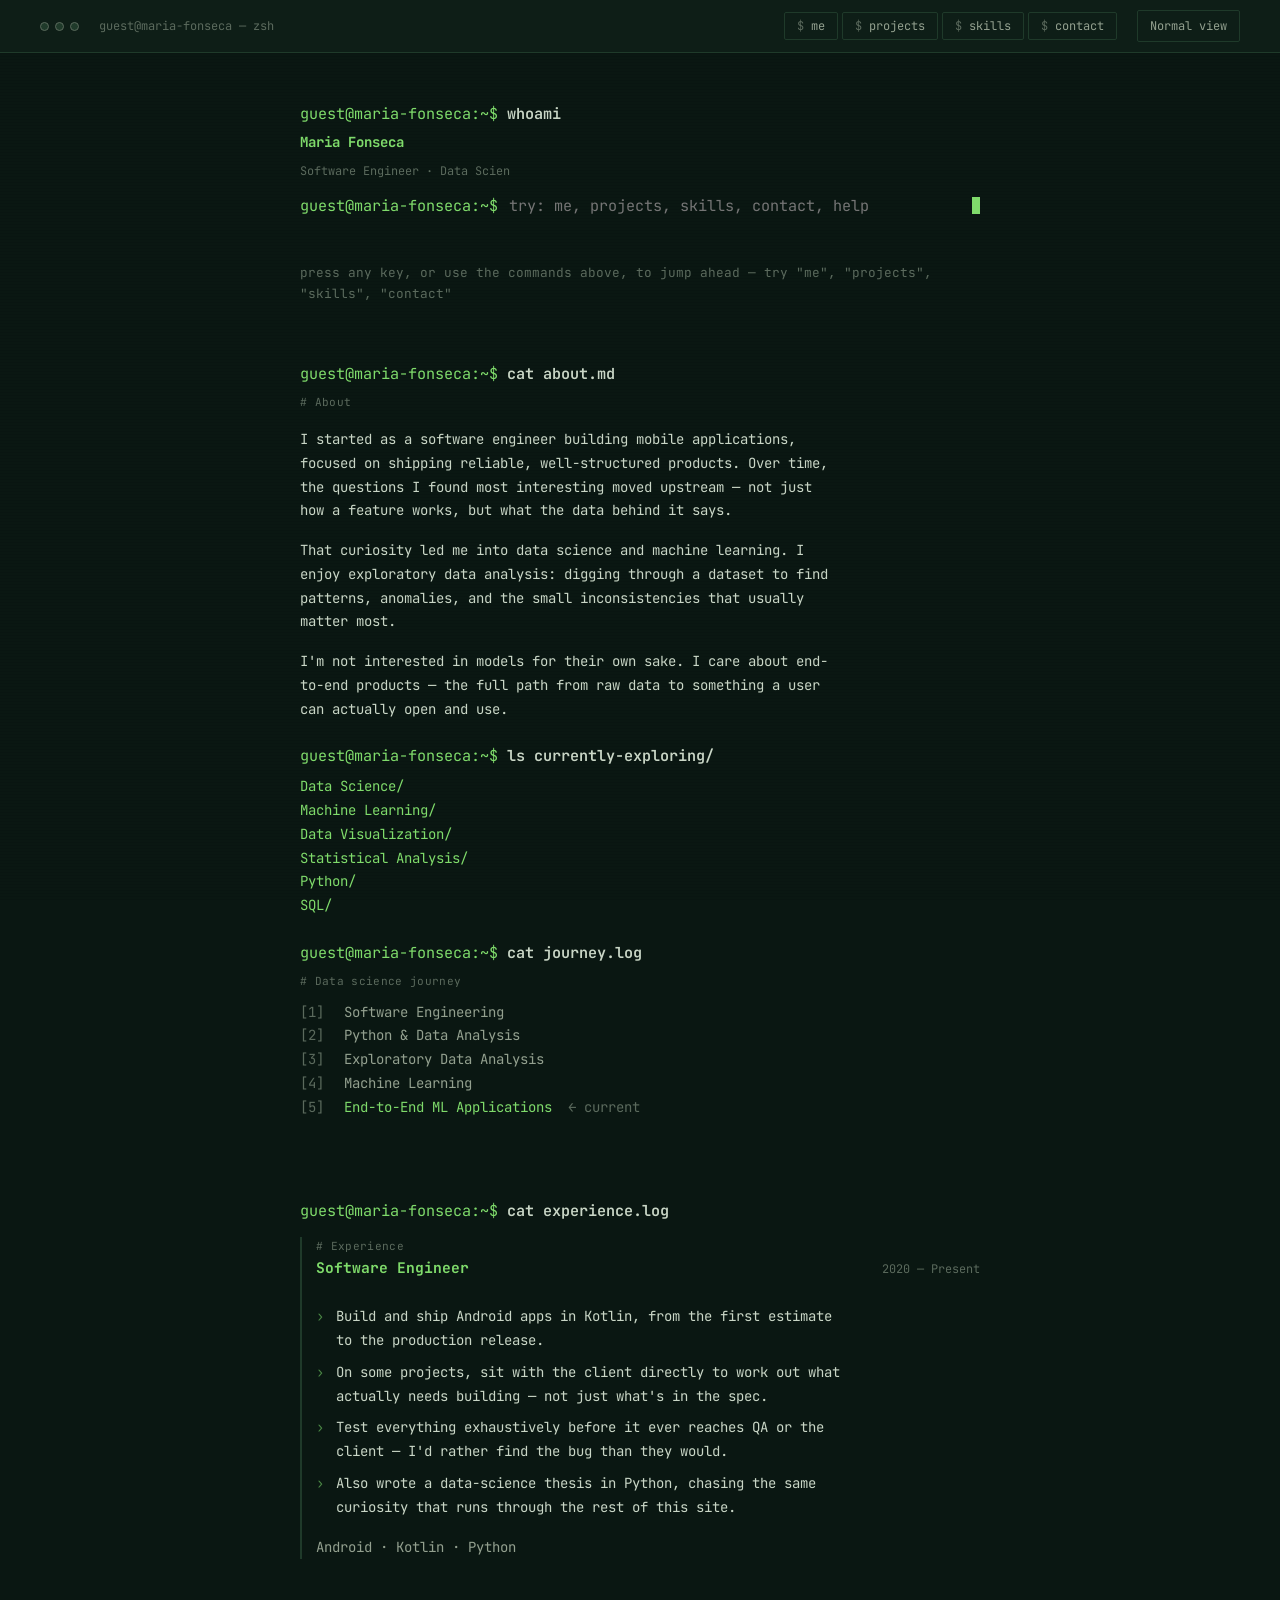
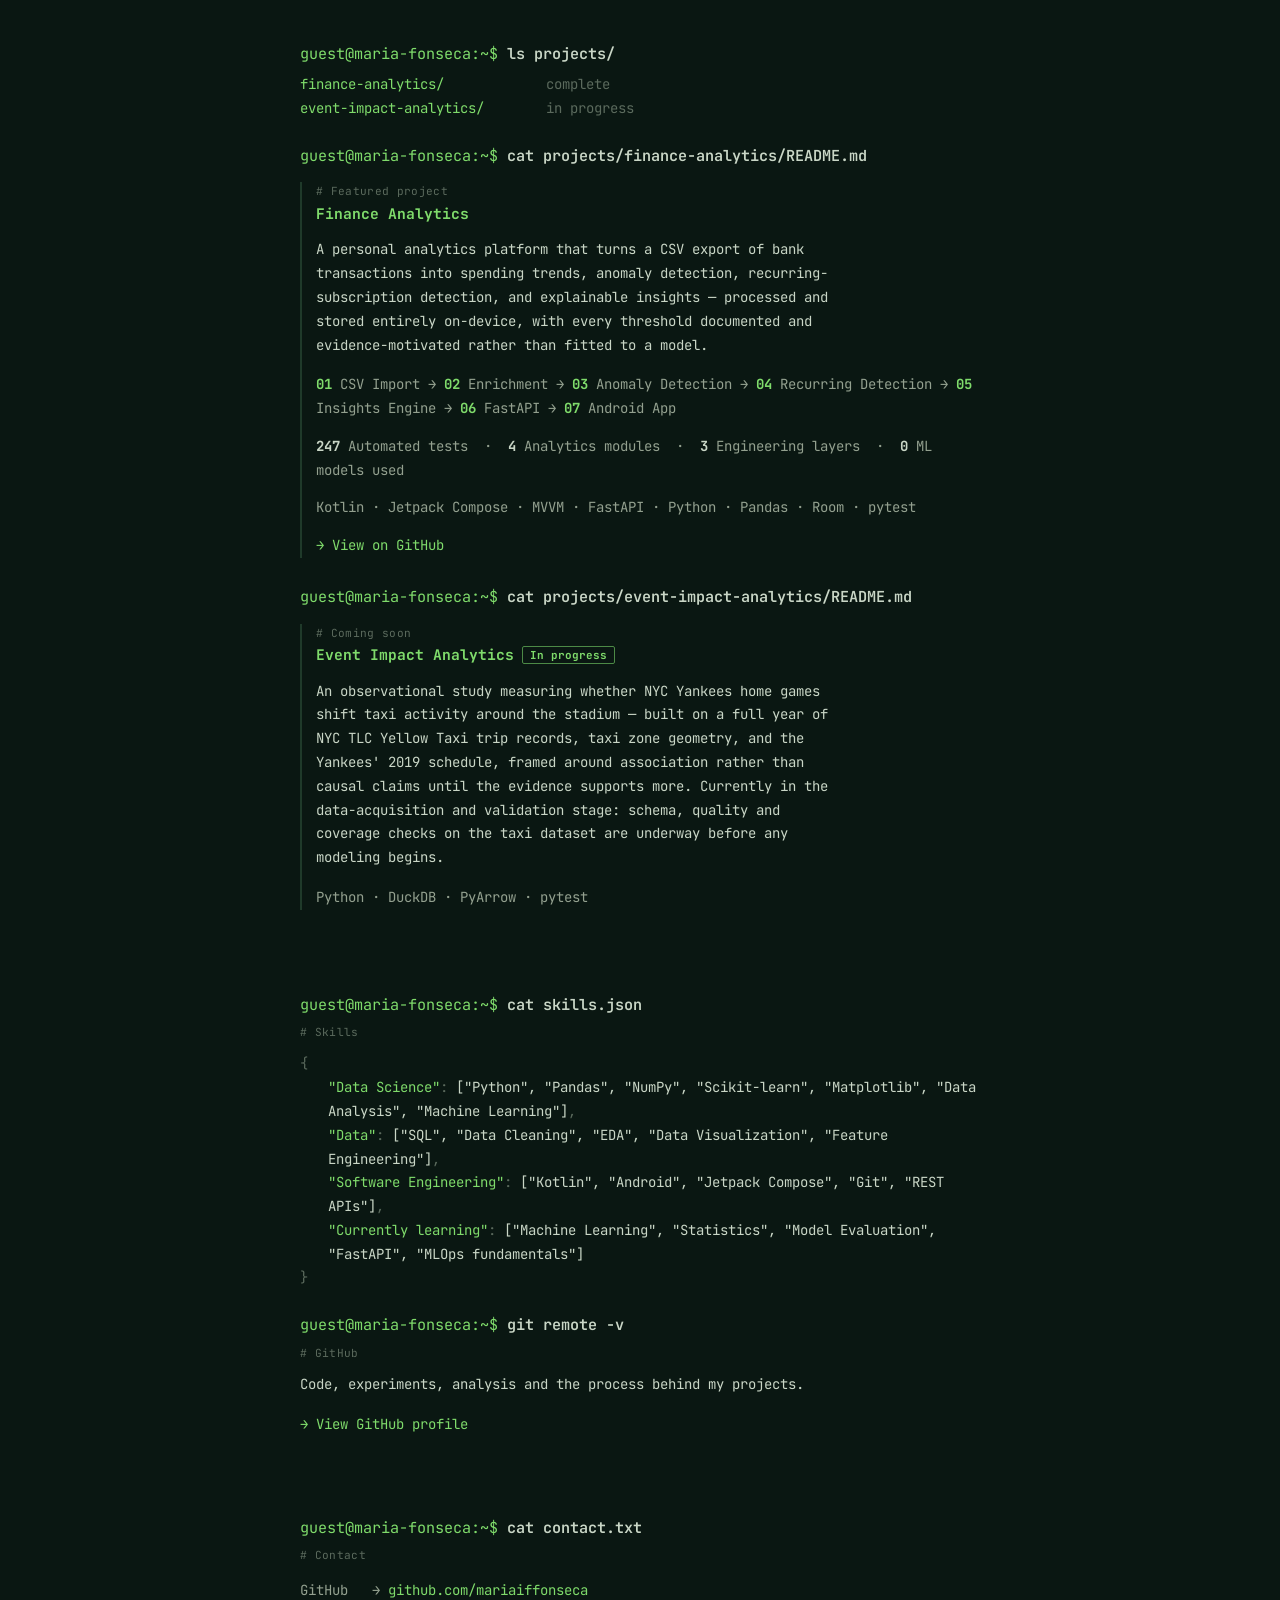
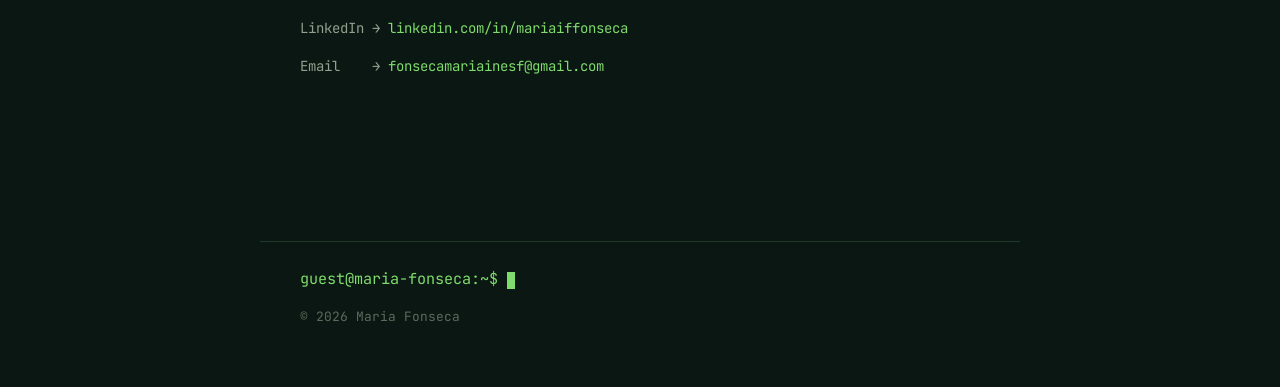
<file: index.html>
<!doctype html>
<html lang="en">
<head>
<meta charset="utf-8">
<meta name="viewport" content="width=device-width, initial-scale=1">
<title>Maria Fonseca — Software Engineer · Data Science · ML</title>
<link rel="stylesheet" href="styles-terminal.css">
</head>
<body>

<div class="scanlines" aria-hidden="true"></div>

<div class="term-topbar">
  <div class="term-dots" aria-hidden="true"><span></span><span></span><span></span></div>
  <div class="term-title">guest@maria-fonseca — zsh</div>
  <nav class="term-jump" aria-label="Quick navigation">
    <button type="button" data-cmd="me">me</button>
    <button type="button" data-cmd="projects">projects</button>
    <button type="button" data-cmd="skills">skills</button>
    <button type="button" data-cmd="contact">contact</button>
  </nav>
  <a class="view-toggle" href="normal.html">Normal view</a>
</div>

<main>

  <section class="hero" id="home">
    <div id="boot"></div>
    <div class="prompt-live">
      <label for="cmd-input" class="visually-hidden">Terminal command input</label>
      <span class="prompt">guest@maria-fonseca:~$&nbsp;</span>
      <input id="cmd-input" class="cmd-input" type="text" autocomplete="off" spellcheck="false" placeholder="try: me, projects, skills, contact, help">
      <span class="caret" aria-hidden="true"></span>
    </div>
    <div class="cmd-feedback" id="cmd-feedback" aria-live="polite"></div>
    <div class="hint">press any key, or use the commands above, to jump ahead — try "me", "projects", "skills", "contact"</div>
  </section>

  <section id="about">
    <div class="line"><span class="prompt">guest@maria-fonseca:~$&nbsp;</span><span class="cmd-text">cat about.md</span></div>
    <div class="out-block">
      <div class="comment-label"># About</div>
      <p style="margin-top:16px">I started as a software engineer building mobile applications, focused on shipping reliable, well-structured products. Over time, the questions I found most interesting moved upstream — not just how a feature works, but what the data behind it says.</p>
      <p>That curiosity led me into data science and machine learning. I enjoy exploratory data analysis: digging through a dataset to find patterns, anomalies, and the small inconsistencies that usually matter most.</p>
      <p>I'm not interested in models for their own sake. I care about end-to-end products — the full path from raw data to something a user can actually open and use.</p>
    </div>

    <div class="line"><span class="prompt">guest@maria-fonseca:~$&nbsp;</span><span class="cmd-text">ls currently-exploring/</span></div>
    <div class="dir-list">
      <div class="dir-row"><span class="name">Data Science/</span></div>
      <div class="dir-row"><span class="name">Machine Learning/</span></div>
      <div class="dir-row"><span class="name">Data Visualization/</span></div>
      <div class="dir-row"><span class="name">Statistical Analysis/</span></div>
      <div class="dir-row"><span class="name">Python/</span></div>
      <div class="dir-row"><span class="name">SQL/</span></div>
    </div>

    <div class="line"><span class="prompt">guest@maria-fonseca:~$&nbsp;</span><span class="cmd-text">cat journey.log</span></div>
    <div class="out-block">
      <div class="comment-label" style="margin-bottom:10px"># Data science journey</div>
      <div class="journey-list">
        <div class="row"><span class="idx">[1]</span><span>Software Engineering</span></div>
        <div class="row"><span class="idx">[2]</span><span>Python &amp; Data Analysis</span></div>
        <div class="row"><span class="idx">[3]</span><span>Exploratory Data Analysis</span></div>
        <div class="row"><span class="idx">[4]</span><span>Machine Learning</span></div>
        <div class="row current"><span class="idx">[5]</span><span>End-to-End ML Applications</span><span class="arrow">← current</span></div>
      </div>
    </div>
  </section>

  <section id="experience">
    <div class="line"><span class="prompt">guest@maria-fonseca:~$&nbsp;</span><span class="cmd-text">cat experience.log</span></div>
    <div class="readme">
      <div class="comment-label"># Experience</div>
      <div class="exp-head">
        <h3>Software Engineer</h3>
        <span class="exp-dates">2020 — Present</span>
      </div>
      <ul class="exp-list">
        <li>Build and ship Android apps in Kotlin, from the first estimate to the production release.</li>
        <li>On some projects, sit with the client directly to work out what actually needs building — not just what's in the spec.</li>
        <li>Test everything exhaustively before it ever reaches QA or the client — I'd rather find the bug than they would.</li>
        <li>Also wrote a data-science thesis in Python, chasing the same curiosity that runs through the rest of this site.</li>
      </ul>
      <div class="kv">Android · Kotlin · Python</div>
    </div>
  </section>

  <section id="projects">
    <div class="line"><span class="prompt">guest@maria-fonseca:~$&nbsp;</span><span class="cmd-text">ls projects/</span></div>
    <div class="dir-list">
      <div class="dir-row"><span class="name">finance-analytics/</span><span class="status">complete</span></div>
      <div class="dir-row"><span class="name">event-impact-analytics/</span><span class="status">in progress</span></div>
    </div>

    <div class="line"><span class="prompt">guest@maria-fonseca:~$&nbsp;</span><span class="cmd-text">cat projects/finance-analytics/README.md</span></div>
    <div class="readme">
      <div class="comment-label"># Featured project</div>
      <h3>Finance Analytics</h3>
      <p style="max-width:66ch;color:var(--text);margin-bottom:16px">A personal analytics platform that turns a CSV export of bank transactions into spending trends, anomaly detection, recurring-subscription detection, and explainable insights — processed and stored entirely on-device, with every threshold documented and evidence-motivated rather than fitted to a model.</p>

      <div class="pipeline-line">
        <b>01</b> CSV Import → <b>02</b> Enrichment → <b>03</b> Anomaly Detection → <b>04</b> Recurring Detection → <b>05</b> Insights Engine → <b>06</b> FastAPI → <b>07</b> Android App
      </div>

      <div class="kv">
        <b>247</b> Automated tests &nbsp;·&nbsp; <b>4</b> Analytics modules &nbsp;·&nbsp; <b>3</b> Engineering layers &nbsp;·&nbsp; <b>0</b> ML models used
      </div>
      <div class="kv">Kotlin · Jetpack Compose · MVVM · FastAPI · Python · Pandas · Room · pytest</div>
      <div style="margin-top:14px"><a href="https://github.com/mariaiffonseca/finance-analytics" target="_blank" rel="noreferrer">→ View on GitHub</a></div>
    </div>

    <div class="line"><span class="prompt">guest@maria-fonseca:~$&nbsp;</span><span class="cmd-text">cat projects/event-impact-analytics/README.md</span></div>
    <div class="readme">
      <div class="comment-label"># Coming soon</div>
      <h3>Event Impact Analytics<span class="badge">In progress</span></h3>
      <p style="max-width:66ch;color:var(--text);margin-bottom:16px">An observational study measuring whether NYC Yankees home games shift taxi activity around the stadium — built on a full year of NYC TLC Yellow Taxi trip records, taxi zone geometry, and the Yankees' 2019 schedule, framed around association rather than causal claims until the evidence supports more. Currently in the data-acquisition and validation stage: schema, quality and coverage checks on the taxi dataset are underway before any modeling begins.</p>
      <div class="kv">Python · DuckDB · PyArrow · pytest</div>
    </div>
  </section>

  <section id="skills">
    <div class="line"><span class="prompt">guest@maria-fonseca:~$&nbsp;</span><span class="cmd-text">cat skills.json</span></div>
    <div class="out-block">
      <div class="comment-label" style="margin-bottom:10px"># Skills</div>
      <div class="json">
        <div><span class="punct">{</span></div>
        <div class="indent"><span class="key">"Data Science"</span><span class="punct">:</span> <span class="str">["Python", "Pandas", "NumPy", "Scikit-learn", "Matplotlib", "Data Analysis", "Machine Learning"]</span><span class="punct">,</span></div>
        <div class="indent"><span class="key">"Data"</span><span class="punct">:</span> <span class="str">["SQL", "Data Cleaning", "EDA", "Data Visualization", "Feature Engineering"]</span><span class="punct">,</span></div>
        <div class="indent"><span class="key">"Software Engineering"</span><span class="punct">:</span> <span class="str">["Kotlin", "Android", "Jetpack Compose", "Git", "REST APIs"]</span><span class="punct">,</span></div>
        <div class="indent"><span class="key">"Currently learning"</span><span class="punct">:</span> <span class="str">["Machine Learning", "Statistics", "Model Evaluation", "FastAPI", "MLOps fundamentals"]</span></div>
        <div><span class="punct">}</span></div>
      </div>
    </div>

    <div class="line"><span class="prompt">guest@maria-fonseca:~$&nbsp;</span><span class="cmd-text">git remote -v</span></div>
    <div class="out-block">
      <div class="comment-label" style="margin-bottom:10px"># GitHub</div>
      <p>Code, experiments, analysis and the process behind my projects.</p>
      <div style="margin-top:14px"><a href="https://github.com/mariaiffonseca" target="_blank" rel="noreferrer">→ View GitHub profile</a></div>
    </div>
  </section>

  <section id="contact">
    <div class="line"><span class="prompt">guest@maria-fonseca:~$&nbsp;</span><span class="cmd-text">cat contact.txt</span></div>
    <div class="out-block">
      <div class="comment-label" style="margin-bottom:10px"># Contact</div>
      <div class="kv">GitHub&nbsp;&nbsp;&nbsp;→ <a href="https://github.com/mariaiffonseca" target="_blank" rel="noreferrer">github.com/mariaiffonseca</a></div>
      <div class="kv">LinkedIn → <a href="https://www.linkedin.com/in/mariaiffonseca/" target="_blank" rel="noreferrer">linkedin.com/in/mariaiffonseca</a></div>
      <div class="kv">Email&nbsp;&nbsp;&nbsp;&nbsp;→ <a href="mailto:fonsecamariainesf@gmail.com">fonsecamariainesf@gmail.com</a></div>
    </div>
  </section>

</main>

<footer>
  <div class="line"><span class="prompt">guest@maria-fonseca:~$&nbsp;</span><span class="caret" aria-hidden="true"></span></div>
  <div class="foot-meta">© 2026 Maria Fonseca</div>
</footer>

<script>
(function(){
  var reduced = window.matchMedia('(prefers-reduced-motion: reduce)').matches;
  var boot = document.getElementById('boot');
  var input = document.getElementById('cmd-input');
  var feedback = document.getElementById('cmd-feedback');
  var skipped = reduced;
  var typeSpeed = 20;

  var bootLines = [
    {type:'cmd', text:'whoami'},
    {type:'out', text:'Maria Fonseca', cls:'name'},
    {type:'out', text:'Software Engineer · Data Science · Machine Learning', cls:'dim'},
    {type:'cmd', text:'cat role.txt'},
    {type:'out', text:'Software Engineer exploring Data Science & Machine Learning.'},
    {type:'cmd', text:'cat mission.txt'},
    {type:'out', text:'I build data-driven applications, explore patterns in data, and turn machine learning ideas into practical software.'}
  ];

  function renderSkeleton(line){
    var div = document.createElement('div');
    div.className = 'line ' + (line.type === 'cmd' ? 'line-cmd' : 'line-out');
    var target;
    if(line.type === 'cmd'){
      var p = document.createElement('span');
      p.className = 'prompt';
      p.textContent = 'guest@maria-fonseca:~$ ';
      div.appendChild(p);
      target = document.createElement('span');
      target.className = 'cmd-text';
    } else if(line.cls === 'name'){
      target = document.createElement('h1');
      target.style.display = 'inline';
    } else {
      target = document.createElement('span');
      if(line.cls === 'dim'){ target.style.color = 'var(--grey-dim)'; target.style.fontSize = '.85em'; }
    }
    div.appendChild(target);
    boot.appendChild(div);
    return target;
  }

  function typeAll(lines, onDone){
    var i = 0;
    function next(){
      if(i >= lines.length){ onDone(); return; }
      var line = lines[i];
      var el = renderSkeleton(line);
      if(skipped){
        el.textContent = line.text;
        i++;
        next();
        return;
      }
      var c = 0;
      (function step(){
        if(skipped){ el.textContent = line.text; i++; next(); return; }
        if(c < line.text.length){
          el.textContent += line.text.charAt(c);
          c++;
          setTimeout(step, typeSpeed);
        } else {
          i++;
          setTimeout(next, 220);
        }
      })();
    }
    next();
  }

  function skip(){ skipped = true; }
  document.addEventListener('keydown', function(e){
    if(document.activeElement === input) return;
    skip();
  });
  document.getElementById('boot').addEventListener('click', skip);
  input.addEventListener('focus', skip);

  typeAll(bootLines, function(){});

  var targets = {
    me:'#about', about:'#about', home:'#home', whoami:'#home',
    projects:'#projects', skills:'#skills', contact:'#contact'
  };

  function runCommand(raw){
    skip();
    var cmd = raw.trim().toLowerCase();
    if(cmd === '') return;
    if(cmd === 'help'){
      feedback.textContent = 'available commands: me · projects · skills · contact · home';
      return;
    }
    if(targets[cmd]){
      feedback.textContent = '';
      var el = document.querySelector(targets[cmd]);
      if(el) el.scrollIntoView({behavior: reduced ? 'auto' : 'smooth', block:'start'});
    } else {
      feedback.textContent = 'command not found: ' + cmd + ' — type help';
    }
  }

  input.addEventListener('keydown', function(e){
    if(e.key === 'Enter'){
      runCommand(input.value);
      input.value = '';
    }
  });

  document.querySelectorAll('.term-jump button').forEach(function(b){
    b.addEventListener('click', function(){ runCommand(b.getAttribute('data-cmd')); });
  });
})();
</script>

</body>
</html>
</file>
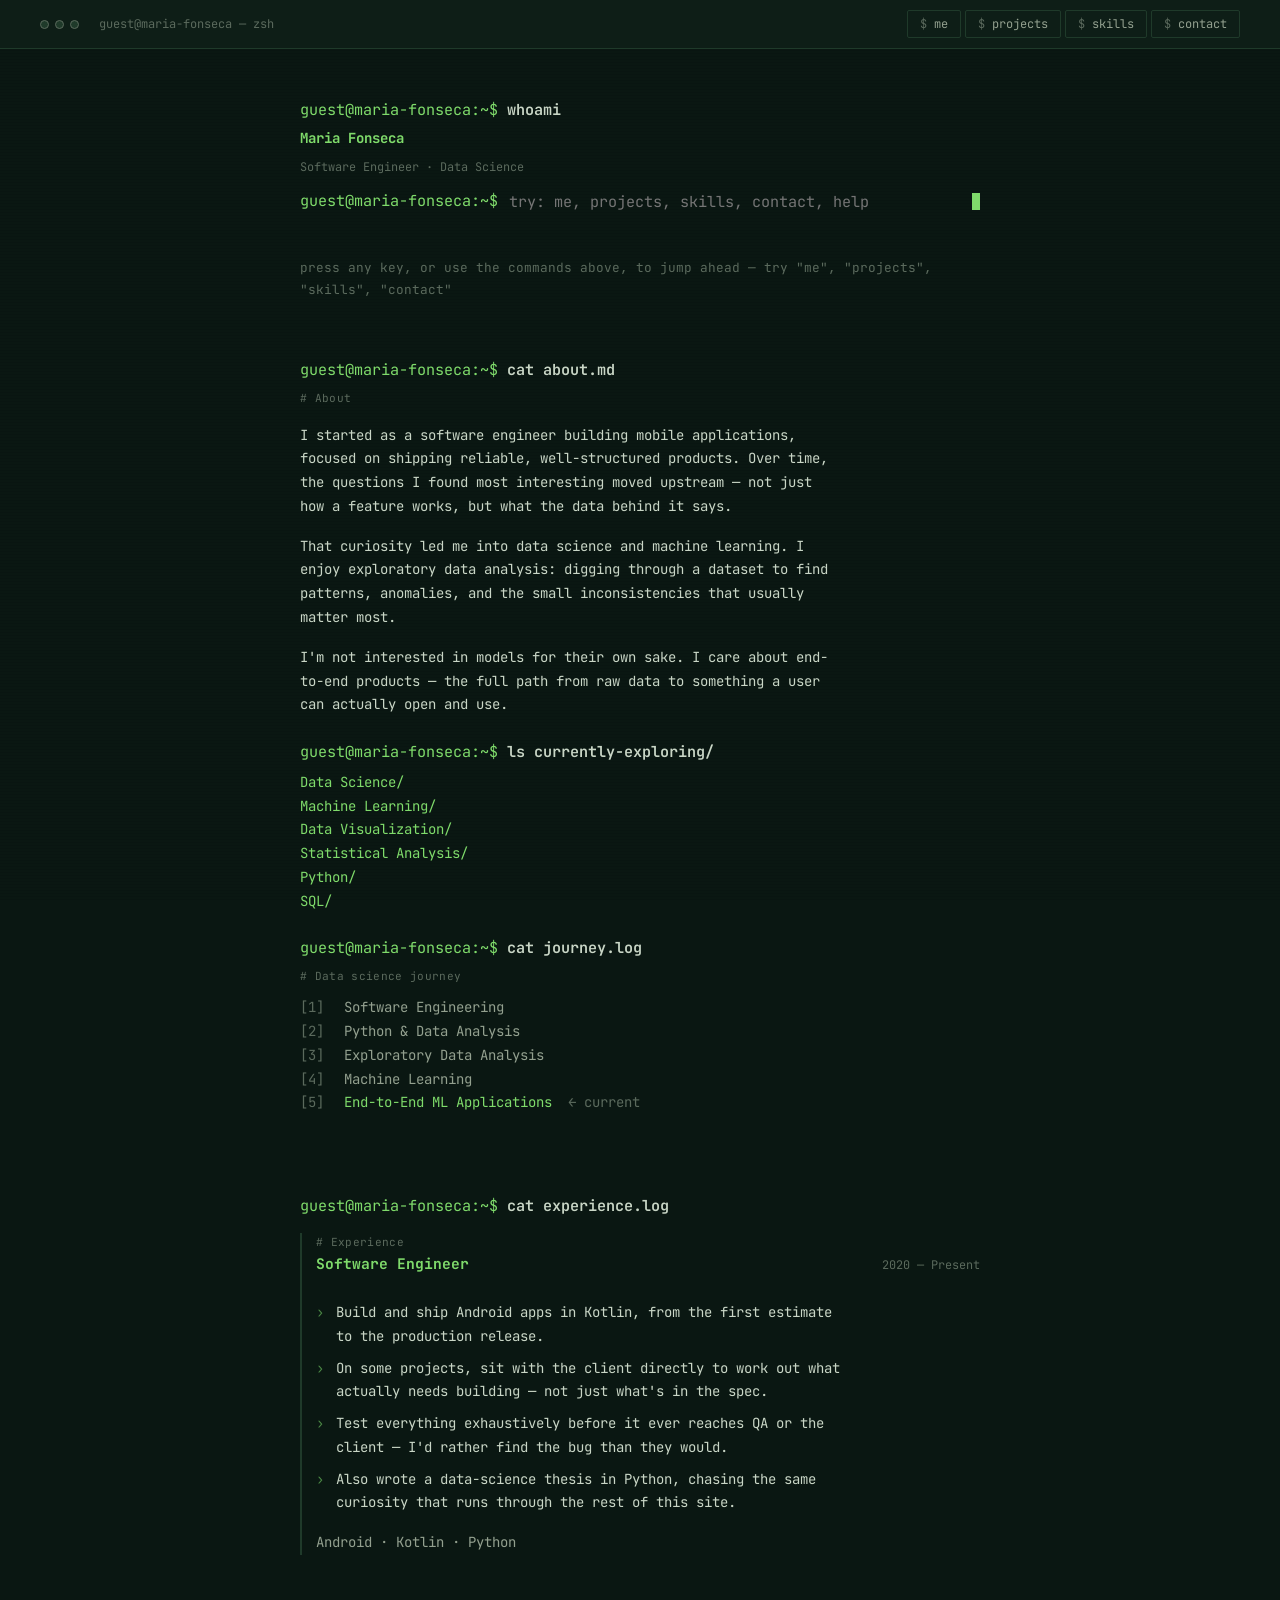
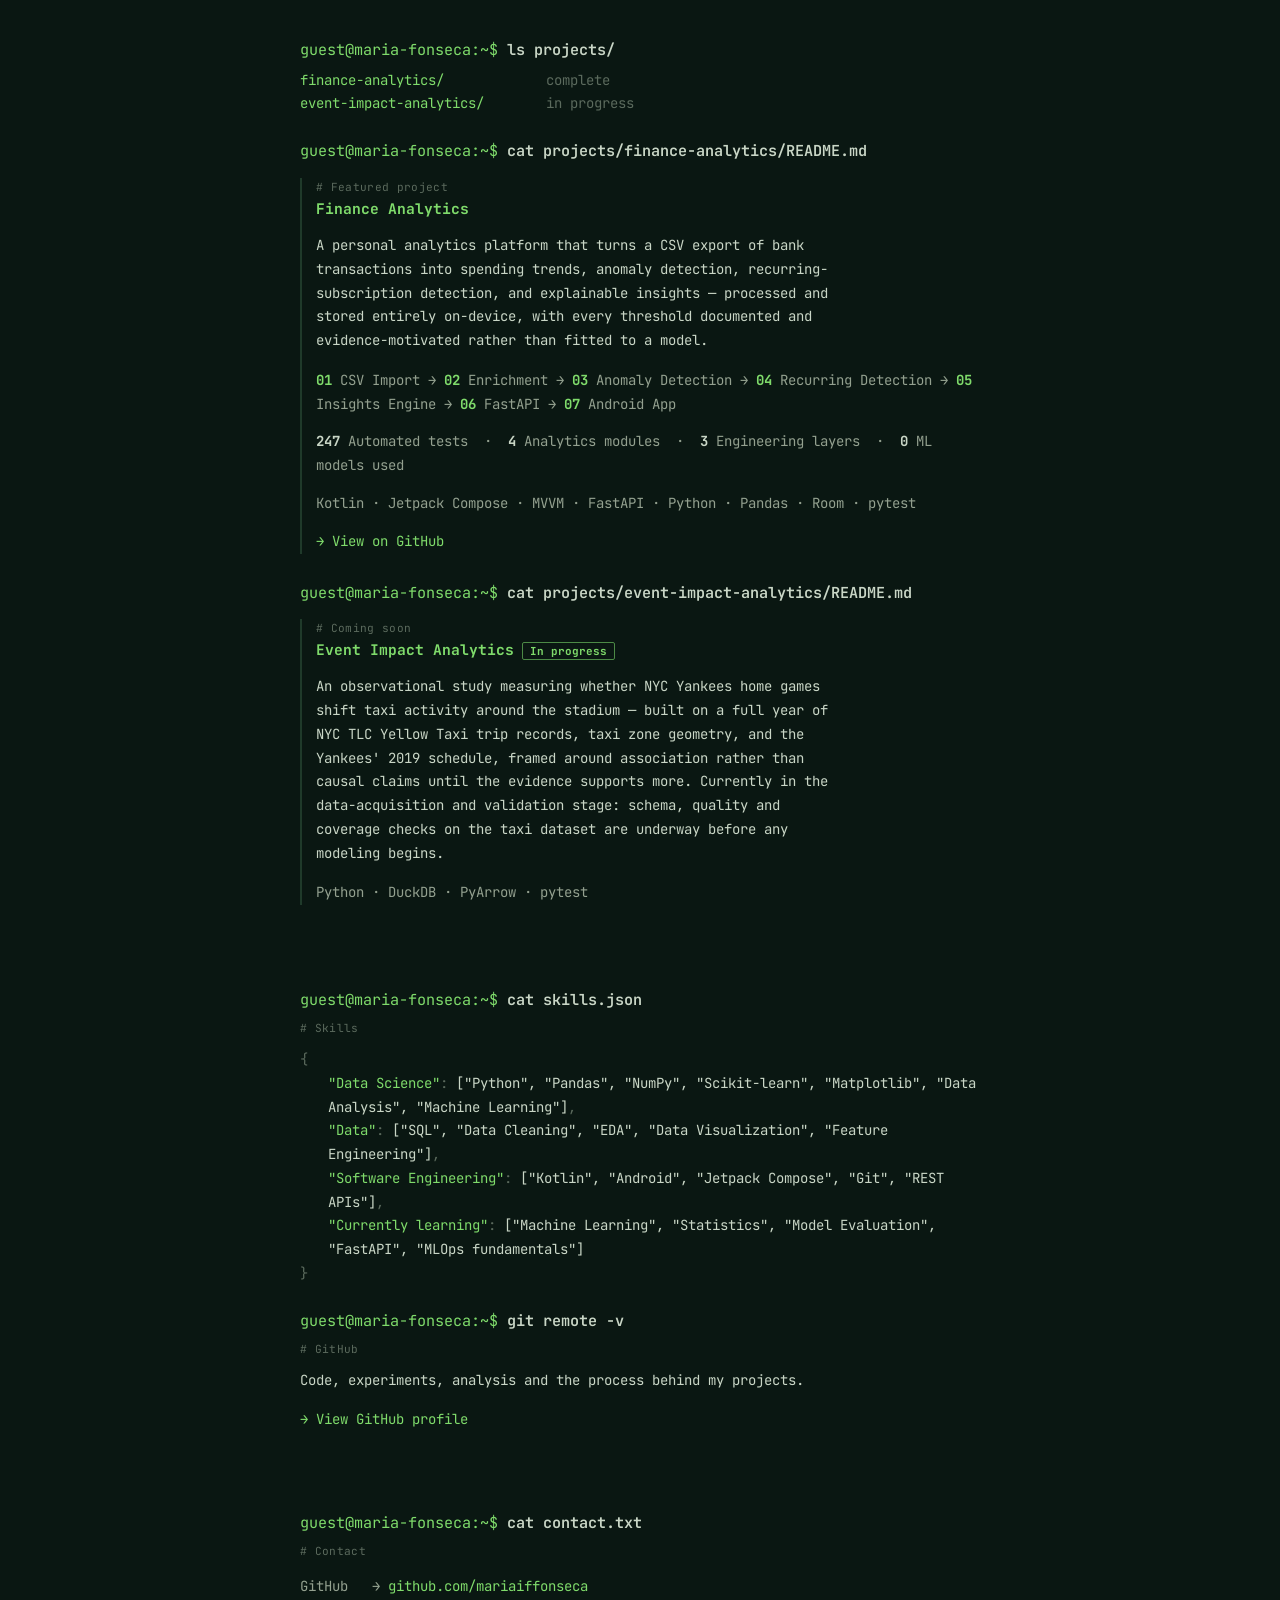
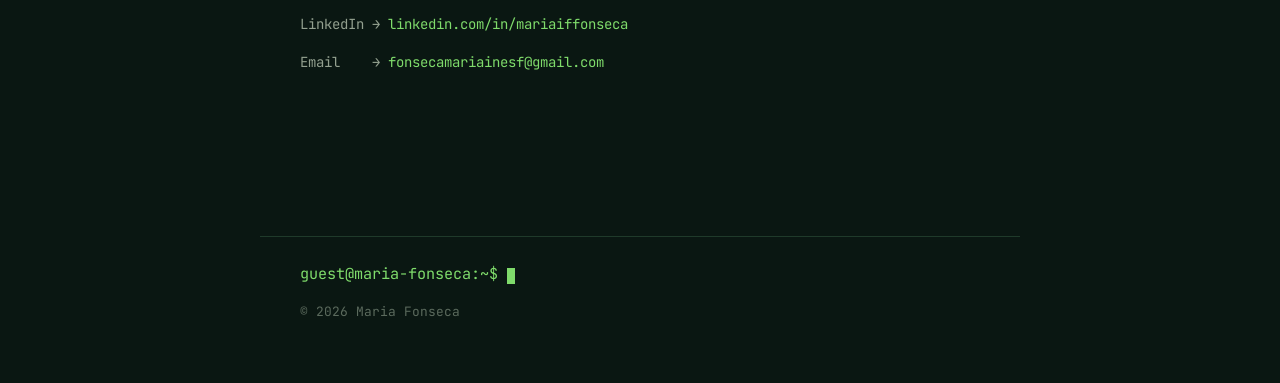
<file: ui_kits/portfolio/index.html>
<!doctype html>
<html lang="en">
<head>
<meta charset="utf-8">
<meta name="viewport" content="width=device-width, initial-scale=1">
<title>Maria Fonseca — Software Engineer · Data Science · ML</title>
<link rel="stylesheet" href="../../styles.css">
</head>
<body>

<div class="scanlines" aria-hidden="true"></div>

<div class="term-topbar">
  <div class="term-dots" aria-hidden="true"><span></span><span></span><span></span></div>
  <div class="term-title">guest@maria-fonseca — zsh</div>
  <nav class="term-jump" aria-label="Quick navigation">
    <button type="button" data-cmd="me">me</button>
    <button type="button" data-cmd="projects">projects</button>
    <button type="button" data-cmd="skills">skills</button>
    <button type="button" data-cmd="contact">contact</button>
  </nav>
</div>

<main>

  <section class="hero" id="home">
    <div id="boot"></div>
    <div class="prompt-live">
      <label for="cmd-input" class="visually-hidden">Terminal command input</label>
      <span class="prompt">guest@maria-fonseca:~$&nbsp;</span>
      <input id="cmd-input" class="cmd-input" type="text" autocomplete="off" spellcheck="false" placeholder="try: me, projects, skills, contact, help">
      <span class="caret" aria-hidden="true"></span>
    </div>
    <div class="cmd-feedback" id="cmd-feedback" aria-live="polite"></div>
    <div class="hint">press any key, or use the commands above, to jump ahead — try "me", "projects", "skills", "contact"</div>
  </section>

  <section id="about">
    <div class="line"><span class="prompt">guest@maria-fonseca:~$&nbsp;</span><span class="cmd-text">cat about.md</span></div>
    <div class="out-block">
      <div class="comment-label"># About</div>
      <p style="margin-top:16px">I started as a software engineer building mobile applications, focused on shipping reliable, well-structured products. Over time, the questions I found most interesting moved upstream — not just how a feature works, but what the data behind it says.</p>
      <p>That curiosity led me into data science and machine learning. I enjoy exploratory data analysis: digging through a dataset to find patterns, anomalies, and the small inconsistencies that usually matter most.</p>
      <p>I'm not interested in models for their own sake. I care about end-to-end products — the full path from raw data to something a user can actually open and use.</p>
    </div>

    <div class="line"><span class="prompt">guest@maria-fonseca:~$&nbsp;</span><span class="cmd-text">ls currently-exploring/</span></div>
    <div class="dir-list">
      <div class="dir-row"><span class="name">Data Science/</span></div>
      <div class="dir-row"><span class="name">Machine Learning/</span></div>
      <div class="dir-row"><span class="name">Data Visualization/</span></div>
      <div class="dir-row"><span class="name">Statistical Analysis/</span></div>
      <div class="dir-row"><span class="name">Python/</span></div>
      <div class="dir-row"><span class="name">SQL/</span></div>
    </div>

    <div class="line"><span class="prompt">guest@maria-fonseca:~$&nbsp;</span><span class="cmd-text">cat journey.log</span></div>
    <div class="out-block">
      <div class="comment-label" style="margin-bottom:10px"># Data science journey</div>
      <div class="journey-list">
        <div class="row"><span class="idx">[1]</span><span>Software Engineering</span></div>
        <div class="row"><span class="idx">[2]</span><span>Python &amp; Data Analysis</span></div>
        <div class="row"><span class="idx">[3]</span><span>Exploratory Data Analysis</span></div>
        <div class="row"><span class="idx">[4]</span><span>Machine Learning</span></div>
        <div class="row current"><span class="idx">[5]</span><span>End-to-End ML Applications</span><span class="arrow">← current</span></div>
      </div>
    </div>
  </section>

  <section id="experience">
    <div class="line"><span class="prompt">guest@maria-fonseca:~$&nbsp;</span><span class="cmd-text">cat experience.log</span></div>
    <div class="readme">
      <div class="comment-label"># Experience</div>
      <div class="exp-head">
        <h3>Software Engineer</h3>
        <span class="exp-dates">2020 — Present</span>
      </div>
      <ul class="exp-list">
        <li>Build and ship Android apps in Kotlin, from the first estimate to the production release.</li>
        <li>On some projects, sit with the client directly to work out what actually needs building — not just what's in the spec.</li>
        <li>Test everything exhaustively before it ever reaches QA or the client — I'd rather find the bug than they would.</li>
        <li>Also wrote a data-science thesis in Python, chasing the same curiosity that runs through the rest of this site.</li>
      </ul>
      <div class="kv">Android · Kotlin · Python</div>
    </div>
  </section>

  <section id="projects">
    <div class="line"><span class="prompt">guest@maria-fonseca:~$&nbsp;</span><span class="cmd-text">ls projects/</span></div>
    <div class="dir-list">
      <div class="dir-row"><span class="name">finance-analytics/</span><span class="status">complete</span></div>
      <div class="dir-row"><span class="name">event-impact-analytics/</span><span class="status">in progress</span></div>
    </div>

    <div class="line"><span class="prompt">guest@maria-fonseca:~$&nbsp;</span><span class="cmd-text">cat projects/finance-analytics/README.md</span></div>
    <div class="readme">
      <div class="comment-label"># Featured project</div>
      <h3>Finance Analytics</h3>
      <p style="max-width:66ch;color:var(--text);margin-bottom:16px">A personal analytics platform that turns a CSV export of bank transactions into spending trends, anomaly detection, recurring-subscription detection, and explainable insights — processed and stored entirely on-device, with every threshold documented and evidence-motivated rather than fitted to a model.</p>

      <div class="pipeline-line">
        <b>01</b> CSV Import → <b>02</b> Enrichment → <b>03</b> Anomaly Detection → <b>04</b> Recurring Detection → <b>05</b> Insights Engine → <b>06</b> FastAPI → <b>07</b> Android App
      </div>

      <div class="kv">
        <b>247</b> Automated tests &nbsp;·&nbsp; <b>4</b> Analytics modules &nbsp;·&nbsp; <b>3</b> Engineering layers &nbsp;·&nbsp; <b>0</b> ML models used
      </div>
      <div class="kv">Kotlin · Jetpack Compose · MVVM · FastAPI · Python · Pandas · Room · pytest</div>
      <div style="margin-top:14px"><a href="https://github.com/mariaiffonseca/finance-analytics" target="_blank" rel="noreferrer">→ View on GitHub</a></div>
    </div>

    <div class="line"><span class="prompt">guest@maria-fonseca:~$&nbsp;</span><span class="cmd-text">cat projects/event-impact-analytics/README.md</span></div>
    <div class="readme">
      <div class="comment-label"># Coming soon</div>
      <h3>Event Impact Analytics<span class="badge">In progress</span></h3>
      <p style="max-width:66ch;color:var(--text);margin-bottom:16px">An observational study measuring whether NYC Yankees home games shift taxi activity around the stadium — built on a full year of NYC TLC Yellow Taxi trip records, taxi zone geometry, and the Yankees' 2019 schedule, framed around association rather than causal claims until the evidence supports more. Currently in the data-acquisition and validation stage: schema, quality and coverage checks on the taxi dataset are underway before any modeling begins.</p>
      <div class="kv">Python · DuckDB · PyArrow · pytest</div>
    </div>
  </section>

  <section id="skills">
    <div class="line"><span class="prompt">guest@maria-fonseca:~$&nbsp;</span><span class="cmd-text">cat skills.json</span></div>
    <div class="out-block">
      <div class="comment-label" style="margin-bottom:10px"># Skills</div>
      <div class="json">
        <div><span class="punct">{</span></div>
        <div class="indent"><span class="key">"Data Science"</span><span class="punct">:</span> <span class="str">["Python", "Pandas", "NumPy", "Scikit-learn", "Matplotlib", "Data Analysis", "Machine Learning"]</span><span class="punct">,</span></div>
        <div class="indent"><span class="key">"Data"</span><span class="punct">:</span> <span class="str">["SQL", "Data Cleaning", "EDA", "Data Visualization", "Feature Engineering"]</span><span class="punct">,</span></div>
        <div class="indent"><span class="key">"Software Engineering"</span><span class="punct">:</span> <span class="str">["Kotlin", "Android", "Jetpack Compose", "Git", "REST APIs"]</span><span class="punct">,</span></div>
        <div class="indent"><span class="key">"Currently learning"</span><span class="punct">:</span> <span class="str">["Machine Learning", "Statistics", "Model Evaluation", "FastAPI", "MLOps fundamentals"]</span></div>
        <div><span class="punct">}</span></div>
      </div>
    </div>

    <div class="line"><span class="prompt">guest@maria-fonseca:~$&nbsp;</span><span class="cmd-text">git remote -v</span></div>
    <div class="out-block">
      <div class="comment-label" style="margin-bottom:10px"># GitHub</div>
      <p>Code, experiments, analysis and the process behind my projects.</p>
      <div style="margin-top:14px"><a href="https://github.com/mariaiffonseca" target="_blank" rel="noreferrer">→ View GitHub profile</a></div>
    </div>
  </section>

  <section id="contact">
    <div class="line"><span class="prompt">guest@maria-fonseca:~$&nbsp;</span><span class="cmd-text">cat contact.txt</span></div>
    <div class="out-block">
      <div class="comment-label" style="margin-bottom:10px"># Contact</div>
      <div class="kv">GitHub&nbsp;&nbsp;&nbsp;→ <a href="https://github.com/mariaiffonseca" target="_blank" rel="noreferrer">github.com/mariaiffonseca</a></div>
      <div class="kv">LinkedIn → <a href="https://www.linkedin.com/in/mariaiffonseca/" target="_blank" rel="noreferrer">linkedin.com/in/mariaiffonseca</a></div>
      <div class="kv">Email&nbsp;&nbsp;&nbsp;&nbsp;→ <a href="mailto:fonsecamariainesf@gmail.com">fonsecamariainesf@gmail.com</a></div>
    </div>
  </section>

</main>

<footer>
  <div class="line"><span class="prompt">guest@maria-fonseca:~$&nbsp;</span><span class="caret" aria-hidden="true"></span></div>
  <div class="foot-meta">© 2026 Maria Fonseca</div>
</footer>

<script>
(function(){
  var reduced = window.matchMedia('(prefers-reduced-motion: reduce)').matches;
  var boot = document.getElementById('boot');
  var input = document.getElementById('cmd-input');
  var feedback = document.getElementById('cmd-feedback');
  var skipped = reduced;
  var typeSpeed = 20;

  var bootLines = [
    {type:'cmd', text:'whoami'},
    {type:'out', text:'Maria Fonseca', cls:'name'},
    {type:'out', text:'Software Engineer · Data Science · Machine Learning', cls:'dim'},
    {type:'cmd', text:'cat role.txt'},
    {type:'out', text:'Software Engineer exploring Data Science & Machine Learning.'},
    {type:'cmd', text:'cat mission.txt'},
    {type:'out', text:'I build data-driven applications, explore patterns in data, and turn machine learning ideas into practical software.'}
  ];

  function renderSkeleton(line){
    var div = document.createElement('div');
    div.className = 'line ' + (line.type === 'cmd' ? 'line-cmd' : 'line-out');
    var target;
    if(line.type === 'cmd'){
      var p = document.createElement('span');
      p.className = 'prompt';
      p.textContent = 'guest@maria-fonseca:~$ ';
      div.appendChild(p);
      target = document.createElement('span');
      target.className = 'cmd-text';
    } else if(line.cls === 'name'){
      target = document.createElement('h1');
      target.style.display = 'inline';
    } else {
      target = document.createElement('span');
      if(line.cls === 'dim'){ target.style.color = 'var(--grey-dim)'; target.style.fontSize = '.85em'; }
    }
    div.appendChild(target);
    boot.appendChild(div);
    return target;
  }

  function typeAll(lines, onDone){
    var i = 0;
    function next(){
      if(i >= lines.length){ onDone(); return; }
      var line = lines[i];
      var el = renderSkeleton(line);
      if(skipped){
        el.textContent = line.text;
        i++;
        next();
        return;
      }
      var c = 0;
      (function step(){
        if(skipped){ el.textContent = line.text; i++; next(); return; }
        if(c < line.text.length){
          el.textContent += line.text.charAt(c);
          c++;
          setTimeout(step, typeSpeed);
        } else {
          i++;
          setTimeout(next, 220);
        }
      })();
    }
    next();
  }

  function skip(){ skipped = true; }
  document.addEventListener('keydown', function(e){
    if(document.activeElement === input) return;
    skip();
  });
  document.getElementById('boot').addEventListener('click', skip);
  input.addEventListener('focus', skip);

  typeAll(bootLines, function(){});

  var targets = {
    me:'#about', about:'#about', home:'#home', whoami:'#home',
    projects:'#projects', skills:'#skills', contact:'#contact'
  };

  function runCommand(raw){
    skip();
    var cmd = raw.trim().toLowerCase();
    if(cmd === '') return;
    if(cmd === 'help'){
      feedback.textContent = 'available commands: me · projects · skills · contact · home';
      return;
    }
    if(targets[cmd]){
      feedback.textContent = '';
      var el = document.querySelector(targets[cmd]);
      if(el) el.scrollIntoView({behavior: reduced ? 'auto' : 'smooth', block:'start'});
    } else {
      feedback.textContent = 'command not found: ' + cmd + ' — type help';
    }
  }

  input.addEventListener('keydown', function(e){
    if(e.key === 'Enter'){
      runCommand(input.value);
      input.value = '';
    }
  });

  document.querySelectorAll('.term-jump button').forEach(function(b){
    b.addEventListener('click', function(){ runCommand(b.getAttribute('data-cmd')); });
  });
})();
</script>

</body>
</html>
</file>
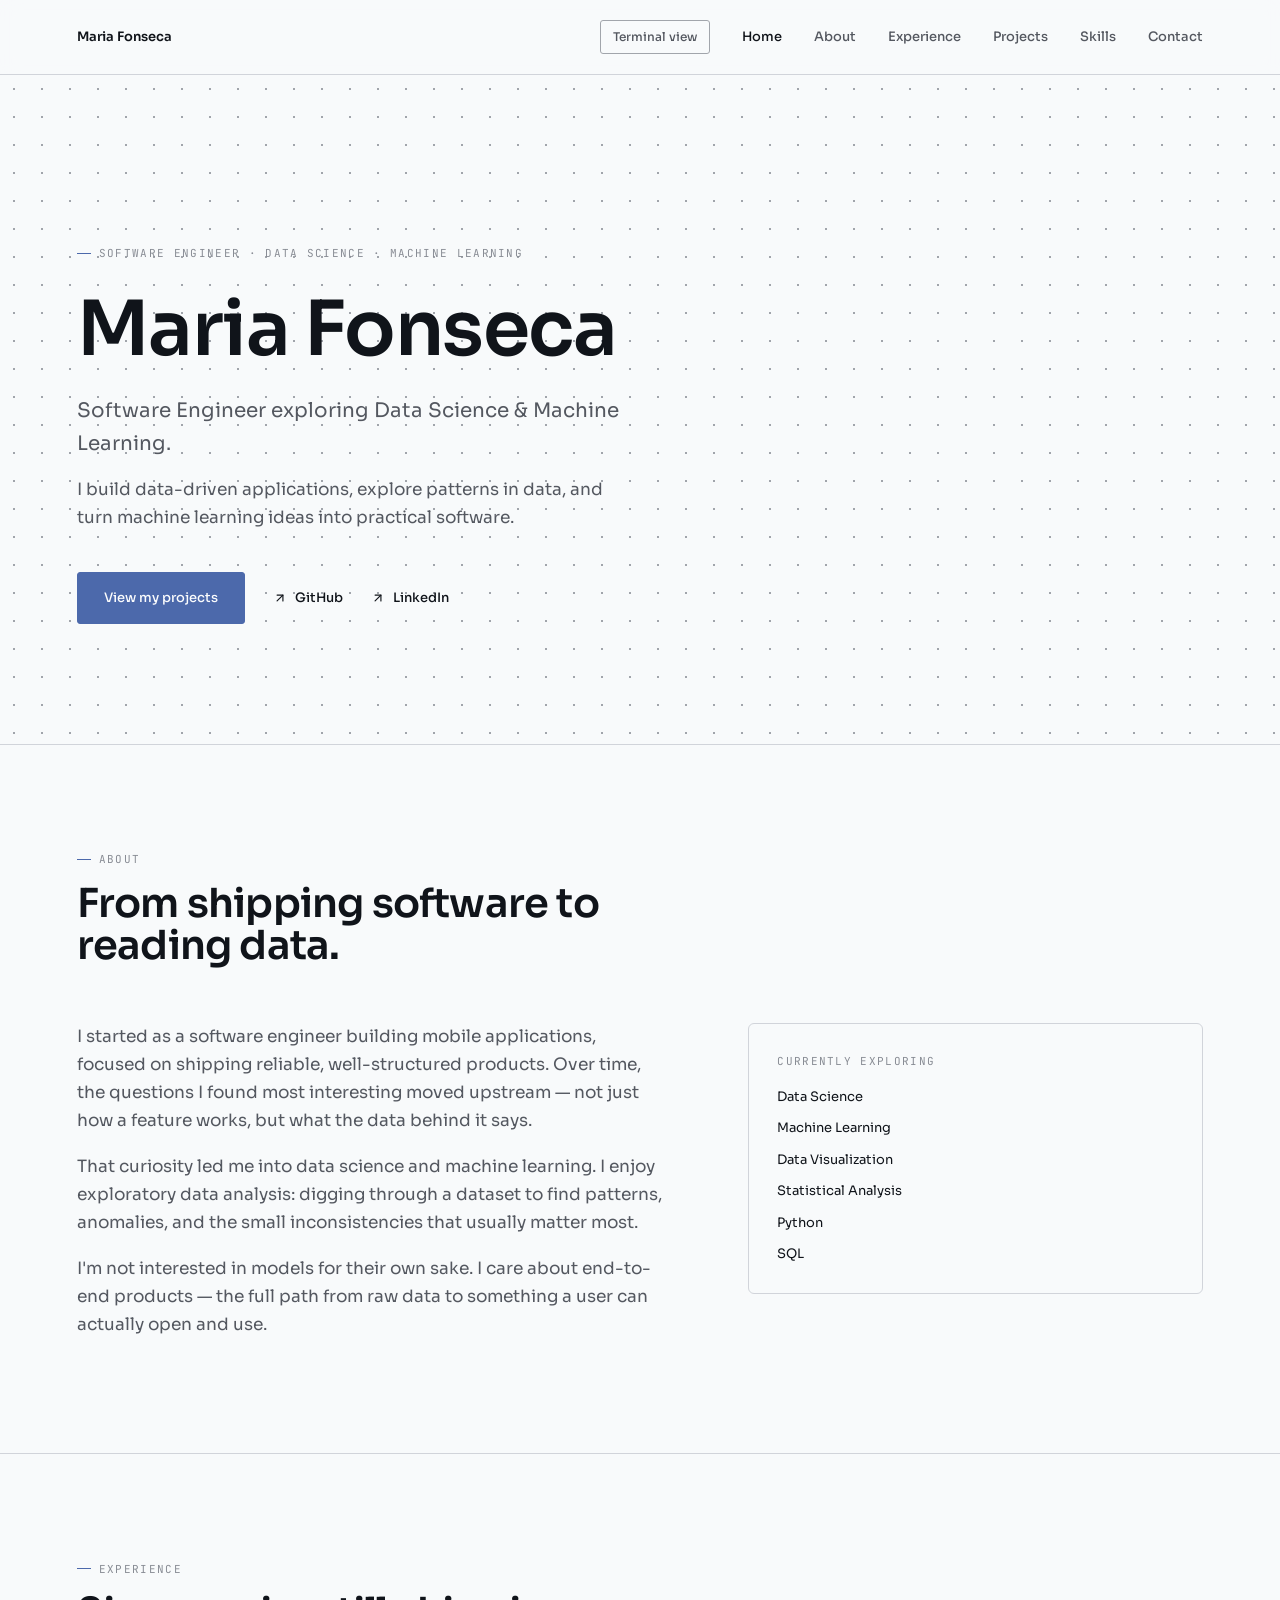
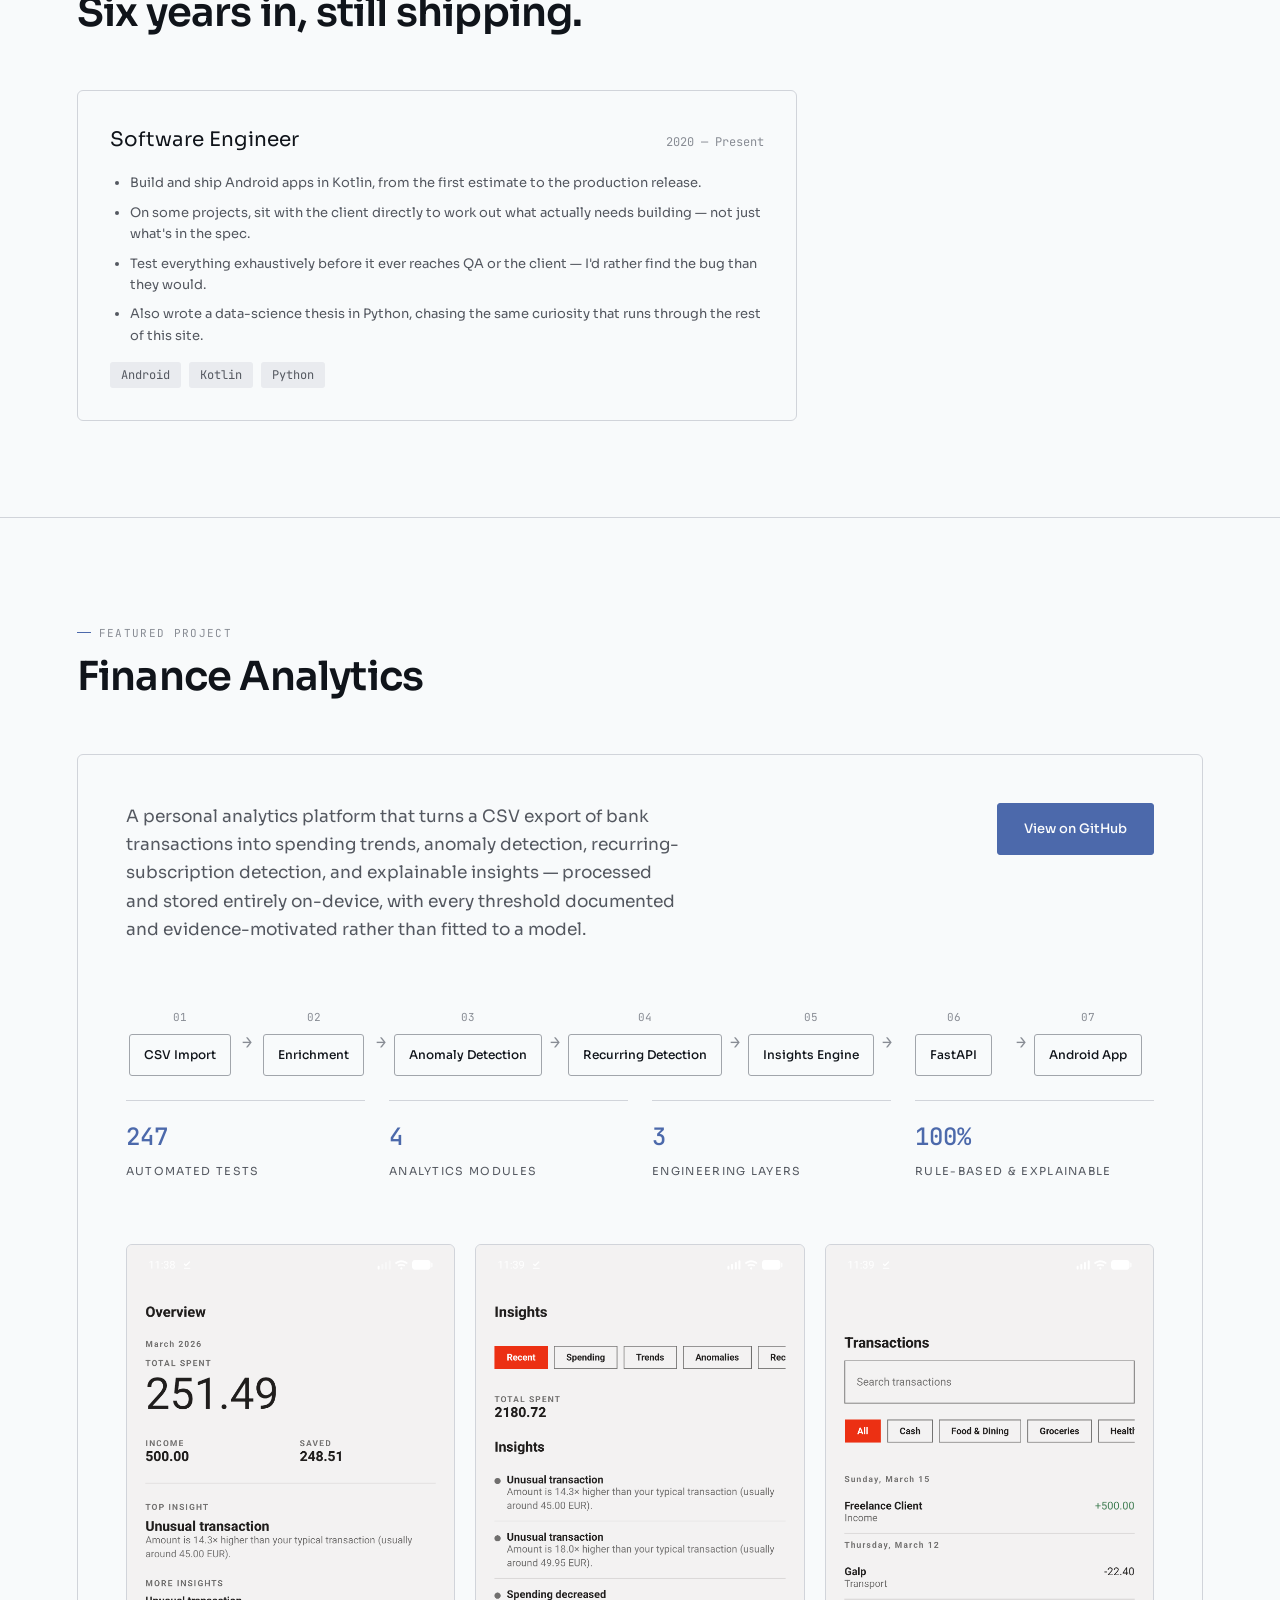
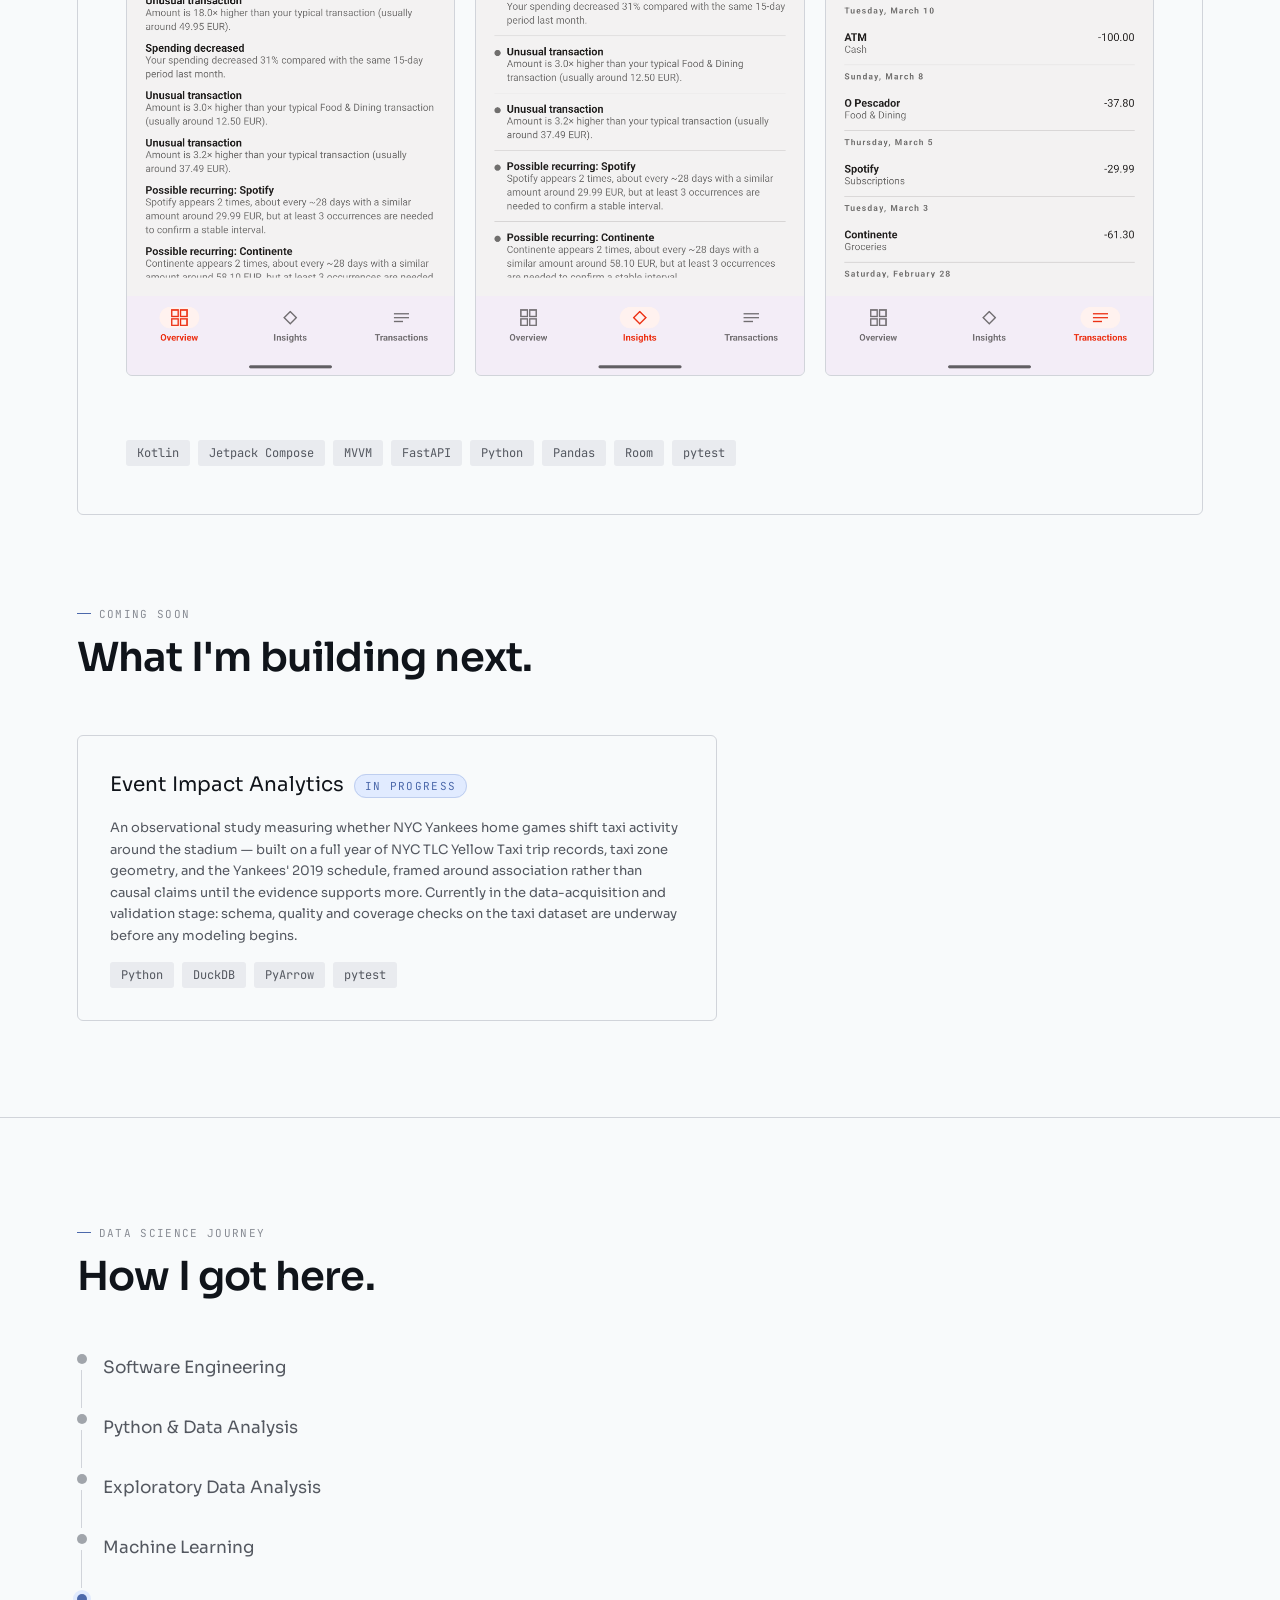
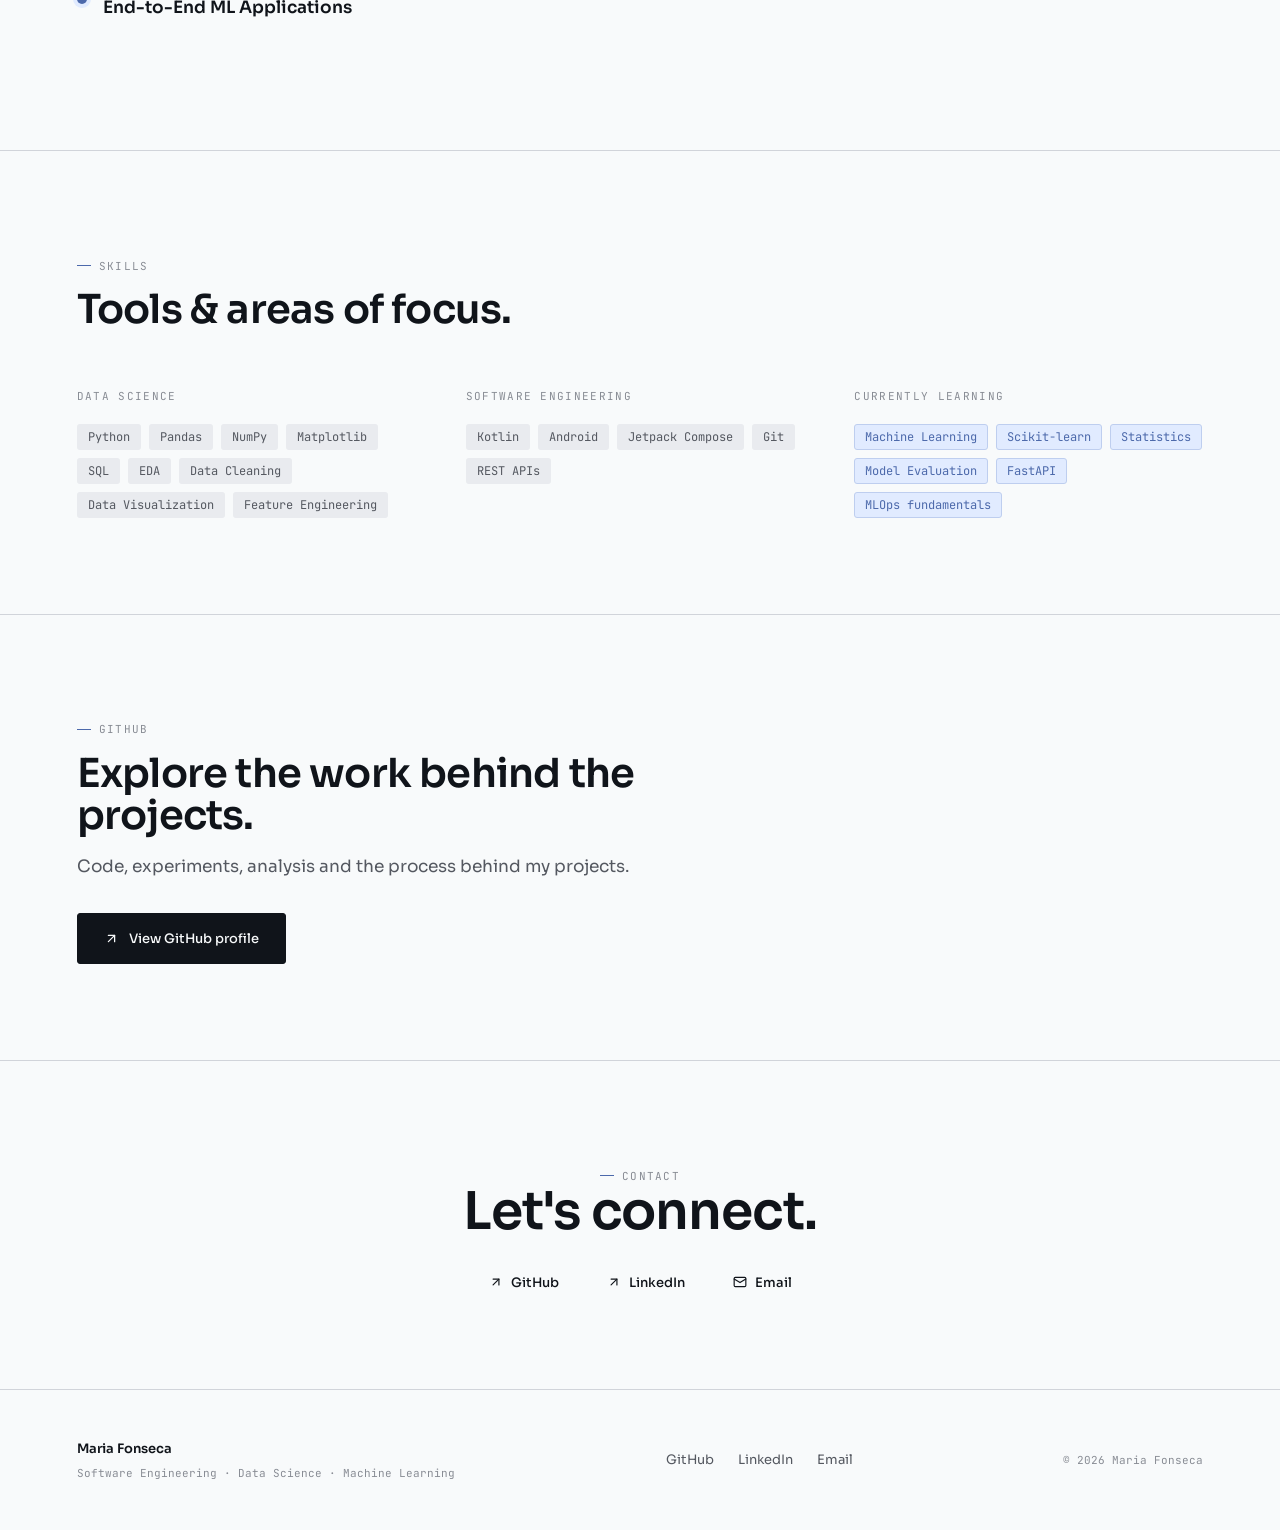
<file: normal.html>
<!doctype html>
<html lang="en">
<head>
<meta charset="utf-8">
<meta name="viewport" content="width=device-width, initial-scale=1">
<title>Maria Fonseca — Software Engineer · Data Science · ML</title>
<link rel="stylesheet" href="styles-normal.css">
</head>
<body>

<nav class="nav">
  <span class="nav-brand">Maria Fonseca</span>
  <div class="nav-end">
    <a class="view-toggle" href="index.html">Terminal view</a>
    <button class="nav-toggle" id="nav-toggle" type="button" aria-label="Toggle navigation" aria-expanded="false" aria-controls="nav-links">
      <svg viewBox="0 0 24 24" fill="none" stroke="currentColor" stroke-width="2" stroke-linecap="round" stroke-linejoin="round"><line x1="3" y1="6" x2="21" y2="6"/><line x1="3" y1="12" x2="21" y2="12"/><line x1="3" y1="18" x2="21" y2="18"/></svg>
    </button>
    <div class="nav-links" id="nav-links">
      <a href="#home" aria-current="page">Home</a>
      <a href="#about">About</a>
      <a href="#experience">Experience</a>
      <a href="#projects">Projects</a>
      <a href="#skills">Skills</a>
      <a href="#contact">Contact</a>
    </div>
  </div>
</nav>

<header class="hero dot-field" id="home">
  <div class="hero-inner">
    <div class="section-label hero-kicker">Software Engineer · Data Science · Machine Learning</div>
    <h1>Maria Fonseca</h1>
    <div class="hero-sub">Software Engineer exploring Data Science &amp; Machine Learning.</div>
    <div class="hero-body">I build data-driven applications, explore patterns in data, and turn machine learning ideas into practical software.</div>
    <div class="hero-cta">
      <a class="btn btn-accent" href="#projects">View my projects</a>
      <a class="social-link" href="https://github.com/mariaiffonseca" target="_blank" rel="noreferrer"><svg viewBox="0 0 24 24" fill="none" stroke="currentColor" stroke-width="2" stroke-linecap="round" stroke-linejoin="round"><path d="M7 17 17 7"/><path d="M7 7h10v10"/></svg>GitHub</a>
      <a class="social-link" href="https://www.linkedin.com/in/mariaiffonseca/" target="_blank" rel="noreferrer"><svg viewBox="0 0 24 24" fill="none" stroke="currentColor" stroke-width="2" stroke-linecap="round" stroke-linejoin="round"><path d="M7 17 17 7"/><path d="M7 7h10v10"/></svg>LinkedIn</a>
    </div>
  </div>
</header>

<section id="about">
  <div class="section-head">
    <div class="section-label">About</div>
    <h2>From shipping software to reading data.</h2>
  </div>
  <div class="about-grid">
    <div class="about-body">
      <p>I started as a software engineer building mobile applications, focused on shipping reliable, well-structured products. Over time, the questions I found most interesting moved upstream — not just how a feature works, but what the data behind it says.</p>
      <p>That curiosity led me into data science and machine learning. I enjoy exploratory data analysis: digging through a dataset to find patterns, anomalies, and the small inconsistencies that usually matter most.</p>
      <p>I'm not interested in models for their own sake. I care about end-to-end products — the full path from raw data to something a user can actually open and use.</p>
    </div>
    <div class="explore-box">
      <div class="explore-title">Currently exploring</div>
      <div class="explore-list">
        <span>Data Science</span><span>Machine Learning</span><span>Data Visualization</span>
        <span>Statistical Analysis</span><span>Python</span><span>SQL</span>
      </div>
    </div>
  </div>
</section>

<section id="experience">
  <div class="section-head">
    <div class="section-label">Experience</div>
    <h2>Six years in, still shipping.</h2>
  </div>
  <div class="card exp-card">
    <div class="exp-head">
      <div class="card-title">Software Engineer</div>
      <div class="exp-dates">2020 — Present</div>
    </div>
    <ul class="exp-list">
      <li>Build and ship Android apps in Kotlin, from the first estimate to the production release.</li>
      <li>On some projects, sit with the client directly to work out what actually needs building — not just what's in the spec.</li>
      <li>Test everything exhaustively before it ever reaches QA or the client — I'd rather find the bug than they would.</li>
      <li>Also wrote a data-science thesis in Python, chasing the same curiosity that runs through the rest of this site.</li>
    </ul>
    <div class="card-tags"><span class="tag">Android</span><span class="tag">Kotlin</span><span class="tag">Python</span></div>
  </div>
</section>

<section id="projects">
  <div class="section-head">
    <div class="section-label">Featured project</div>
    <h2>Finance Analytics</h2>
  </div>
  <div class="card card-featured">
    <div class="featured-top">
      <p class="featured-desc">A personal analytics platform that turns a CSV export of bank transactions into spending trends, anomaly detection, recurring-subscription detection, and explainable insights — processed and stored entirely on-device, with every threshold documented and evidence-motivated rather than fitted to a model.</p>
      <div style="display:flex;gap:16px;flex-shrink:0">
        <a class="btn btn-accent" href="https://github.com/mariaiffonseca/finance-analytics" target="_blank" rel="noreferrer">View on GitHub</a>
      </div>
    </div>
    <div class="pipeline">
      <div class="pipeline-step"><span class="pipeline-index">01</span><span class="pipeline-label">CSV Import</span></div>
      <span class="pipeline-arrow">→</span>
      <div class="pipeline-step"><span class="pipeline-index">02</span><span class="pipeline-label">Enrichment</span></div>
      <span class="pipeline-arrow">→</span>
      <div class="pipeline-step"><span class="pipeline-index">03</span><span class="pipeline-label">Anomaly Detection</span></div>
      <span class="pipeline-arrow">→</span>
      <div class="pipeline-step"><span class="pipeline-index">04</span><span class="pipeline-label">Recurring Detection</span></div>
      <span class="pipeline-arrow">→</span>
      <div class="pipeline-step"><span class="pipeline-index">05</span><span class="pipeline-label">Insights Engine</span></div>
      <span class="pipeline-arrow">→</span>
      <div class="pipeline-step"><span class="pipeline-index">06</span><span class="pipeline-label">FastAPI</span></div>
      <span class="pipeline-arrow">→</span>
      <div class="pipeline-step"><span class="pipeline-index">07</span><span class="pipeline-label">Android App</span></div>
    </div>
    <div class="featured-stats">
      <div class="stat"><div class="stat-value">247</div><div class="stat-label">Automated tests</div></div>
      <div class="stat"><div class="stat-value">4</div><div class="stat-label">Analytics modules</div></div>
      <div class="stat"><div class="stat-value">3</div><div class="stat-label">Engineering layers</div></div>
      <div class="stat"><div class="stat-value">100%</div><div class="stat-label">Rule-based &amp; explainable</div></div>
    </div>
    <div class="featured-viz">
      <img class="viz-shot" src="assets/projects/finance-analytics/overview.png" alt="Finance Analytics overview dashboard screenshot">
      <img class="viz-shot" src="assets/projects/finance-analytics/insights.png" alt="Finance Analytics insights screen screenshot">
      <img class="viz-shot" src="assets/projects/finance-analytics/transactions.png" alt="Finance Analytics transactions screen screenshot">
    </div>
    <div class="card-tags">
      <span class="tag">Kotlin</span><span class="tag">Jetpack Compose</span><span class="tag">MVVM</span>
      <span class="tag">FastAPI</span><span class="tag">Python</span><span class="tag">Pandas</span>
      <span class="tag">Room</span><span class="tag">pytest</span>
    </div>
  </div>

  <div class="section-head" style="margin-top:80px">
    <div class="section-label">Coming soon</div>
    <h2>What I'm building next.</h2>
  </div>
  <div class="card coming-soon-card">
    <div class="card-title">Event Impact Analytics<span class="coming-soon-badge">In progress</span></div>
    <div class="card-body">An observational study measuring whether NYC Yankees home games shift taxi activity around the stadium — built on a full year of NYC TLC Yellow Taxi trip records, taxi zone geometry, and the Yankees' 2019 schedule, framed around association rather than causal claims until the evidence supports more. Currently in the data-acquisition and validation stage: schema, quality and coverage checks on the taxi dataset are underway before any modeling begins.</div>
    <div class="card-tags"><span class="tag">Python</span><span class="tag">DuckDB</span><span class="tag">PyArrow</span><span class="tag">pytest</span></div>
  </div>
</section>

<section>
  <div class="section-head">
    <div class="section-label">Data science journey</div>
    <h2>How I got here.</h2>
  </div>
  <div class="journey-wrap">
    <div class="journey-step"><div class="journey-rail"><div class="journey-dot"></div><div class="journey-line"></div></div><div class="journey-label">Software Engineering</div></div>
    <div class="journey-step"><div class="journey-rail"><div class="journey-dot"></div><div class="journey-line"></div></div><div class="journey-label">Python &amp; Data Analysis</div></div>
    <div class="journey-step"><div class="journey-rail"><div class="journey-dot"></div><div class="journey-line"></div></div><div class="journey-label">Exploratory Data Analysis</div></div>
    <div class="journey-step"><div class="journey-rail"><div class="journey-dot"></div><div class="journey-line"></div></div><div class="journey-label">Machine Learning</div></div>
    <div class="journey-step"><div class="journey-rail"><div class="journey-dot journey-dot-current"></div></div><div class="journey-label journey-label-current">End-to-End ML Applications</div></div>
  </div>
</section>

<section id="skills">
  <div class="section-head">
    <div class="section-label">Skills</div>
    <h2>Tools &amp; areas of focus.</h2>
  </div>
  <div class="skills-grid">
    <div>
      <div class="skill-cat-title">Data Science</div>
      <div class="skill-tags"><span class="tag">Python</span><span class="tag">Pandas</span><span class="tag">NumPy</span><span class="tag">Matplotlib</span><span class="tag">SQL</span><span class="tag">EDA</span><span class="tag">Data Cleaning</span><span class="tag">Data Visualization</span><span class="tag">Feature Engineering</span></div>
    </div>
    <div>
      <div class="skill-cat-title">Software Engineering</div>
      <div class="skill-tags"><span class="tag">Kotlin</span><span class="tag">Android</span><span class="tag">Jetpack Compose</span><span class="tag">Git</span><span class="tag">REST APIs</span></div>
    </div>
    <div>
      <div class="skill-cat-title">Currently learning</div>
      <div class="skill-tags"><span class="tag tag-accent">Machine Learning</span><span class="tag tag-accent">Scikit-learn</span><span class="tag tag-accent">Statistics</span><span class="tag tag-accent">Model Evaluation</span><span class="tag tag-accent">FastAPI</span><span class="tag tag-accent">MLOps fundamentals</span></div>
    </div>
  </div>
</section>

<section>
  <div class="gh-section">
    <div class="section-label">GitHub</div>
    <h2 style="font-size:var(--text-2xl);margin:14px 0 16px">Explore the work behind the projects.</h2>
    <p style="color:var(--color-text-secondary);margin-bottom:32px">Code, experiments, analysis and the process behind my projects.</p>
    <a class="btn btn-primary" href="https://github.com/mariaiffonseca" target="_blank" rel="noreferrer"><svg viewBox="0 0 24 24" fill="none" stroke="currentColor" stroke-width="2" stroke-linecap="round" stroke-linejoin="round"><path d="M7 17 17 7"/><path d="M7 7h10v10"/></svg>View GitHub profile</a>
  </div>
</section>

<section class="contact-section" id="contact">
  <div class="section-label" style="justify-content:center">Contact</div>
  <h2>Let's connect.</h2>
  <div class="contact-links">
    <a class="social-link" href="https://github.com/mariaiffonseca" target="_blank" rel="noreferrer"><svg viewBox="0 0 24 24" fill="none" stroke="currentColor" stroke-width="2" stroke-linecap="round" stroke-linejoin="round"><path d="M7 17 17 7"/><path d="M7 7h10v10"/></svg>GitHub</a>
    <a class="social-link" href="https://www.linkedin.com/in/mariaiffonseca/" target="_blank" rel="noreferrer"><svg viewBox="0 0 24 24" fill="none" stroke="currentColor" stroke-width="2" stroke-linecap="round" stroke-linejoin="round"><path d="M7 17 17 7"/><path d="M7 7h10v10"/></svg>LinkedIn</a>
    <a class="social-link" href="mailto:fonsecamariainesf@gmail.com"><svg viewBox="0 0 24 24" fill="none" stroke="currentColor" stroke-width="2" stroke-linecap="round" stroke-linejoin="round"><rect x="2" y="4" width="20" height="16" rx="2"/><path d="m2 7 10 6 10-6"/></svg>Email</a>
  </div>
</section>

<footer>
  <div>
    <div class="foot-brand">Maria Fonseca</div>
    <div class="foot-sub">Software Engineering · Data Science · Machine Learning</div>
  </div>
  <div class="foot-links">
    <a href="https://github.com/mariaiffonseca" target="_blank" rel="noreferrer">GitHub</a><a href="https://www.linkedin.com/in/mariaiffonseca/" target="_blank" rel="noreferrer">LinkedIn</a><a href="mailto:fonsecamariainesf@gmail.com">Email</a>
  </div>
  <div class="copyright">© 2026 Maria Fonseca</div>
</footer>

<script>
(function(){
  var toggle = document.getElementById('nav-toggle');
  var links = document.getElementById('nav-links');
  if (!toggle || !links) return;
  toggle.addEventListener('click', function(){
    var open = links.classList.toggle('open');
    toggle.setAttribute('aria-expanded', open ? 'true' : 'false');
  });
  Array.prototype.forEach.call(links.querySelectorAll('a'), function(a){
    a.addEventListener('click', function(){
      links.classList.remove('open');
      toggle.setAttribute('aria-expanded', 'false');
    });
  });
})();
</script>

</body>
</html>
</file>
<file: styles-terminal.css>
/* Terminal — design-system tokens and component classes for Maria Fonseca's
   software engineering / data science portfolio. Plain CSS on plain HTML:
   no JS framework, no build step. See readme.md for rationale. */
@import url('https://fonts.googleapis.com/css2?family=JetBrains+Mono:wght@400;500;700&display=swap');

:root {
  --bg: #0A1712;
  --bg-panel: #0E1E17;
  --rule: #1F3A2A;
  --grey: #93A08F;
  --grey-dim: #5B6A5D;
  --green: #7FDB6B;
  --green-dim: #4C8A46;
  --text: #C9D6C6;

  --font-mono: 'JetBrains Mono', 'SFMono-Regular', 'Consolas', monospace;

  --pad: clamp(18px, 4vw, 40px);
  --container-max: 760px;

  color-scheme: dark;
}

*, *::before, *::after { box-sizing: border-box; }
html { scroll-behavior: smooth; }
body {
  margin: 0; background: var(--bg); color: var(--text);
  font-family: var(--font-mono); font-size: .95rem; line-height: 1.7;
  -webkit-font-smoothing: antialiased;
}
h1, h2, h3 { font-family: var(--font-mono); font-weight: 700; margin: 0; font-size: 1em; }
p { margin: 0; }
a { color: var(--green); text-decoration: none; border-bottom: 1px solid transparent; }
a:hover { border-color: var(--green); }
::selection { background: var(--green-dim); color: var(--bg); }
:focus-visible { outline: 2px solid var(--green); outline-offset: 2px; }
button { font-family: var(--font-mono); }
img, svg { display: block; max-width: 100%; }

.visually-hidden { position: absolute; width: 1px; height: 1px; overflow: hidden; clip: rect(0 0 0 0); white-space: nowrap; }

.scanlines {
  position: fixed; inset: 0; pointer-events: none; z-index: 1; opacity: .05;
  background: repeating-linear-gradient(0deg, #000 0px, #000 1px, transparent 1px, transparent 3px);
}

/* — top bar — */
.term-topbar {
  position: sticky; top: 0; z-index: 50; background: var(--bg-panel); border-bottom: 1px solid var(--rule);
  padding: 10px var(--pad); display: flex; align-items: center; gap: 20px; flex-wrap: wrap;
}
.term-dots { display: flex; gap: 6px; flex: none; }
.term-dots span { width: 9px; height: 9px; border-radius: 50%; background: var(--rule); border: 1px solid var(--grey-dim); }
.term-title { color: var(--grey-dim); font-size: .75rem; flex: none; }
.term-jump { display: flex; gap: 4px; flex-wrap: wrap; margin-left: auto; }
.term-jump button {
  background: transparent; border: 1px solid var(--rule); color: var(--grey); border-radius: 2px;
  padding: 5px 12px; font-size: .75rem; cursor: pointer; transition: border-color .15s, color .15s, background .15s;
}
.term-jump button:hover { border-color: var(--green); color: var(--green); }
.term-jump button::before { content: "$ "; color: var(--grey-dim); }

/* — layout — */
main { max-width: var(--container-max); margin: 0 auto; padding: 0 var(--pad) 80px; position: relative; z-index: 2; }
section { padding-top: 56px; }

.prompt { color: var(--green); }
.line { white-space: pre-wrap; word-break: break-word; margin-bottom: 2px; }
.cmd-text { color: var(--text); font-weight: 600; }
.line-out { color: var(--text); margin-bottom: 0; padding: 2px 0; font-size: .92em; }
.comment-label { display: block; color: var(--grey-dim); font-size: .8em; letter-spacing: .03em; }
.out-block { margin: 6px 0 22px; color: var(--grey); font-size: .92em; }
.out-block p { margin-bottom: 16px; max-width: 66ch; color: var(--text); }
.out-block p:last-child { margin-bottom: 0; }

/* — boot / hero — */
.hero { padding-top: 48px; }
#boot h1 { display: inline; color: var(--green); font-size: 1em; }
.hint { color: var(--grey-dim); font-size: .8rem; margin-top: 18px; }
.caret {
  display: inline-block; width: .55em; height: 1.1em; background: var(--green); vertical-align: text-bottom;
  animation: blink 1s steps(1) infinite;
}
@keyframes blink { 0%, 49% { opacity: 1; } 50%, 100% { opacity: 0; } }

.prompt-live { display: flex; align-items: center; margin-top: 8px; }
.cmd-input {
  background: transparent; border: none; color: var(--text); font-family: var(--font-mono); font-size: .95rem;
  flex: 1; min-width: 120px; caret-color: var(--green);
}
.cmd-input:focus { outline: none; }
.cmd-feedback { color: var(--grey-dim); font-size: .85rem; min-height: 1.4em; margin-top: 6px; }

/* — directory listing (projects, currently-exploring) — */
.dir-list { margin: 6px 0 22px; color: var(--grey); font-size: .92em; }
.dir-row { display: flex; gap: 16px; }
.dir-row .name { color: var(--green); min-width: 230px; }
.dir-row .status { color: var(--grey-dim); }

/* — readme / card-style output (projects, experience) — */
.readme { margin: 14px 0 26px; padding-left: 14px; border-left: 2px solid var(--rule); font-size: .92em; }
.readme h3 { font-size: 1.05em; color: var(--green); font-weight: 700; margin-bottom: 12px; }
.readme .badge { color: var(--green); font-size: .75em; border: 1px solid var(--green-dim); border-radius: 2px; padding: 1px 7px; margin-left: 8px; vertical-align: middle; }
.kv { margin: 14px 0; color: var(--grey); }
.kv b { color: var(--text); }
.pipeline-line { color: var(--grey); }
.pipeline-line b { color: var(--green); }

.exp-head { display: flex; justify-content: space-between; align-items: baseline; gap: 16px; flex-wrap: wrap; margin-bottom: 12px; }
.exp-dates { color: var(--grey-dim); font-size: .85em; white-space: nowrap; }
.exp-list { list-style: none; margin: 0 0 16px; padding: 0; color: var(--text); }
.exp-list li { position: relative; padding-left: 1.4em; margin-bottom: 8px; max-width: 66ch; }
.exp-list li:last-child { margin-bottom: 0; }
.exp-list li::before { content: "›"; position: absolute; left: 0; color: var(--green-dim); }

/* — journey — */
.journey-list { margin: 6px 0 0; color: var(--grey); }
.journey-list .row { display: flex; gap: 10px; }
.journey-list .idx { color: var(--grey-dim); width: 2.4em; }
.journey-list .current { color: var(--green); }
.journey-list .arrow { color: var(--grey-dim); margin-left: 6px; }

/* — skills json — */
.json { margin: 6px 0 0; color: var(--grey); }
.json .key { color: var(--green); }
.json .str { color: var(--text); }
.json .punct { color: var(--grey-dim); }
.json .indent { padding-left: 2em; }

footer { max-width: var(--container-max); margin: 60px auto 0; padding: 24px var(--pad) 60px; border-top: 1px solid var(--rule); position: relative; z-index: 2; }
.foot-meta { color: var(--grey-dim); font-size: .85em; margin-top: 14px; }

@media (prefers-reduced-motion: reduce) {
  html { scroll-behavior: auto; }
  *, *::before, *::after { animation-duration: .001ms !important; animation-iteration-count: 1 !important; transition-duration: .001ms !important; }
}
@media (max-width: 600px) {
  .term-topbar { gap: 10px; }
  .term-title { display: none; }
  .dir-row .name { min-width: 170px; }
  .exp-dates { font-size: .8em; }
}

/* — view toggle (switches to the normal view) — */
.view-toggle {
  background: transparent; border: 1px solid var(--rule); color: var(--grey); border-radius: 2px;
  padding: 5px 12px; font-size: .75rem; cursor: pointer; flex: none; white-space: nowrap;
  transition: border-color .15s, color .15s, background .15s;
}
.view-toggle:hover { border-color: var(--green); color: var(--green); }
</file>
<file: styles.css>
/* Terminal — design-system tokens and component classes for Maria Fonseca's
   software engineering / data science portfolio. Plain CSS on plain HTML:
   no JS framework, no build step. See readme.md for rationale. */
@import url('https://fonts.googleapis.com/css2?family=JetBrains+Mono:wght@400;500;700&display=swap');

:root {
  --bg: #0A1712;
  --bg-panel: #0E1E17;
  --rule: #1F3A2A;
  --grey: #93A08F;
  --grey-dim: #5B6A5D;
  --green: #7FDB6B;
  --green-dim: #4C8A46;
  --text: #C9D6C6;

  --font-mono: 'JetBrains Mono', 'SFMono-Regular', 'Consolas', monospace;

  --pad: clamp(18px, 4vw, 40px);
  --container-max: 760px;

  color-scheme: dark;
}

*, *::before, *::after { box-sizing: border-box; }
html { scroll-behavior: smooth; }
body {
  margin: 0; background: var(--bg); color: var(--text);
  font-family: var(--font-mono); font-size: .95rem; line-height: 1.7;
  -webkit-font-smoothing: antialiased;
}
h1, h2, h3 { font-family: var(--font-mono); font-weight: 700; margin: 0; font-size: 1em; }
p { margin: 0; }
a { color: var(--green); text-decoration: none; border-bottom: 1px solid transparent; }
a:hover { border-color: var(--green); }
::selection { background: var(--green-dim); color: var(--bg); }
:focus-visible { outline: 2px solid var(--green); outline-offset: 2px; }
button { font-family: var(--font-mono); }
img, svg { display: block; max-width: 100%; }

.visually-hidden { position: absolute; width: 1px; height: 1px; overflow: hidden; clip: rect(0 0 0 0); white-space: nowrap; }

.scanlines {
  position: fixed; inset: 0; pointer-events: none; z-index: 1; opacity: .05;
  background: repeating-linear-gradient(0deg, #000 0px, #000 1px, transparent 1px, transparent 3px);
}

/* — top bar — */
.term-topbar {
  position: sticky; top: 0; z-index: 50; background: var(--bg-panel); border-bottom: 1px solid var(--rule);
  padding: 10px var(--pad); display: flex; align-items: center; gap: 20px; flex-wrap: wrap;
}
.term-dots { display: flex; gap: 6px; flex: none; }
.term-dots span { width: 9px; height: 9px; border-radius: 50%; background: var(--rule); border: 1px solid var(--grey-dim); }
.term-title { color: var(--grey-dim); font-size: .75rem; flex: none; }
.term-jump { display: flex; gap: 4px; flex-wrap: wrap; margin-left: auto; }
.term-jump button {
  background: transparent; border: 1px solid var(--rule); color: var(--grey); border-radius: 2px;
  padding: 5px 12px; font-size: .75rem; cursor: pointer; transition: border-color .15s, color .15s, background .15s;
}
.term-jump button:hover { border-color: var(--green); color: var(--green); }
.term-jump button::before { content: "$ "; color: var(--grey-dim); }

/* — layout — */
main { max-width: var(--container-max); margin: 0 auto; padding: 0 var(--pad) 80px; position: relative; z-index: 2; }
section { padding-top: 56px; }

.prompt { color: var(--green); }
.line { white-space: pre-wrap; word-break: break-word; margin-bottom: 2px; }
.cmd-text { color: var(--text); font-weight: 600; }
.line-out { color: var(--text); margin-bottom: 0; padding: 2px 0; font-size: .92em; }
.comment-label { display: block; color: var(--grey-dim); font-size: .8em; letter-spacing: .03em; }
.out-block { margin: 6px 0 22px; color: var(--grey); font-size: .92em; }
.out-block p { margin-bottom: 16px; max-width: 66ch; color: var(--text); }
.out-block p:last-child { margin-bottom: 0; }

/* — boot / hero — */
.hero { padding-top: 48px; }
#boot h1 { display: inline; color: var(--green); font-size: 1em; }
.hint { color: var(--grey-dim); font-size: .8rem; margin-top: 18px; }
.caret {
  display: inline-block; width: .55em; height: 1.1em; background: var(--green); vertical-align: text-bottom;
  animation: blink 1s steps(1) infinite;
}
@keyframes blink { 0%, 49% { opacity: 1; } 50%, 100% { opacity: 0; } }

.prompt-live { display: flex; align-items: center; margin-top: 8px; }
.cmd-input {
  background: transparent; border: none; color: var(--text); font-family: var(--font-mono); font-size: .95rem;
  flex: 1; min-width: 120px; caret-color: var(--green);
}
.cmd-input:focus { outline: none; }
.cmd-feedback { color: var(--grey-dim); font-size: .85rem; min-height: 1.4em; margin-top: 6px; }

/* — directory listing (projects, currently-exploring) — */
.dir-list { margin: 6px 0 22px; color: var(--grey); font-size: .92em; }
.dir-row { display: flex; gap: 16px; }
.dir-row .name { color: var(--green); min-width: 230px; }
.dir-row .status { color: var(--grey-dim); }

/* — readme / card-style output (projects, experience) — */
.readme { margin: 14px 0 26px; padding-left: 14px; border-left: 2px solid var(--rule); font-size: .92em; }
.readme h3 { font-size: 1.05em; color: var(--green); font-weight: 700; margin-bottom: 12px; }
.readme .badge { color: var(--green); font-size: .75em; border: 1px solid var(--green-dim); border-radius: 2px; padding: 1px 7px; margin-left: 8px; vertical-align: middle; }
.kv { margin: 14px 0; color: var(--grey); }
.kv b { color: var(--text); }
.pipeline-line { color: var(--grey); }
.pipeline-line b { color: var(--green); }

.exp-head { display: flex; justify-content: space-between; align-items: baseline; gap: 16px; flex-wrap: wrap; margin-bottom: 12px; }
.exp-dates { color: var(--grey-dim); font-size: .85em; white-space: nowrap; }
.exp-list { list-style: none; margin: 0 0 16px; padding: 0; color: var(--text); }
.exp-list li { position: relative; padding-left: 1.4em; margin-bottom: 8px; max-width: 66ch; }
.exp-list li:last-child { margin-bottom: 0; }
.exp-list li::before { content: "›"; position: absolute; left: 0; color: var(--green-dim); }

/* — journey — */
.journey-list { margin: 6px 0 0; color: var(--grey); }
.journey-list .row { display: flex; gap: 10px; }
.journey-list .idx { color: var(--grey-dim); width: 2.4em; }
.journey-list .current { color: var(--green); }
.journey-list .arrow { color: var(--grey-dim); margin-left: 6px; }

/* — skills json — */
.json { margin: 6px 0 0; color: var(--grey); }
.json .key { color: var(--green); }
.json .str { color: var(--text); }
.json .punct { color: var(--grey-dim); }
.json .indent { padding-left: 2em; }

footer { max-width: var(--container-max); margin: 60px auto 0; padding: 24px var(--pad) 60px; border-top: 1px solid var(--rule); position: relative; z-index: 2; }
.foot-meta { color: var(--grey-dim); font-size: .85em; margin-top: 14px; }

@media (prefers-reduced-motion: reduce) {
  html { scroll-behavior: auto; }
  *, *::before, *::after { animation-duration: .001ms !important; animation-iteration-count: 1 !important; transition-duration: .001ms !important; }
}
@media (max-width: 600px) {
  .term-topbar { gap: 10px; }
  .term-title { display: none; }
  .dir-row .name { min-width: 170px; }
  .exp-dates { font-size: .8em; }
}
</file>
<file: styles-normal.css>
/* Field Notes — design-system tokens and component classes for Maria Fonseca's
   software engineering / data science portfolio. Plain CSS on plain HTML:
   no JS framework, no build step. See readme.md for rationale. */
@import url('https://fonts.googleapis.com/css2?family=Sora:wght@400;500;600;700;800&family=JetBrains+Mono:wght@400;500;600&display=swap');

:root {
  /* — base neutrals (cool, near-desaturated) — */
  --color-bg: oklch(98.3% 0.003 255);
  --color-surface: oklch(96% 0.005 256);
  --color-inset: oklch(94% 0.006 258);
  --color-text: oklch(19% 0.014 262);
  --color-text-secondary: oklch(46% 0.014 260);
  --color-text-tertiary: oklch(64% 0.012 260);
  --color-divider: oklch(87% 0.008 258);
  --color-divider-strong: oklch(72% 0.01 258);

  /* — single accent: sophisticated indigo, one hue only — */
  --color-accent: oklch(53% 0.11 265);
  --color-accent-hover: oklch(46% 0.115 265);
  --color-accent-press: oklch(40% 0.12 265);
  --color-accent-soft: oklch(94% 0.03 265);
  --color-accent-soft-border: oklch(85% 0.05 265);
  --color-on-accent: oklch(99% 0.002 255);

  --color-inverse-bg: var(--color-text);
  --color-inverse-text: oklch(98% 0.003 255);

  /* — type — */
  --font-sans: 'Sora', ui-sans-serif, system-ui, -apple-system, sans-serif;
  --font-mono: 'JetBrains Mono', ui-monospace, 'SFMono-Regular', Menlo, monospace;

  --text-2xs: 0.6875rem;  /* 11px — eyebrow labels */
  --text-xs: 0.75rem;     /* 12px */
  --text-sm: 0.8125rem;   /* 13px */
  --text-base: 1.0625rem; /* 17px — body */
  --text-md: 1.25rem;     /* 20px */
  --text-lg: 1.5rem;      /* 24px */
  --text-xl: 2rem;        /* 32px */
  --text-2xl: 2.5rem;     /* 40px */
  --text-3xl: 3.25rem;    /* 52px */
  --text-4xl: 4.75rem;    /* 76px — hero */

  --leading-tight: 1.05;
  --leading-snug: 1.25;
  --leading-normal: 1.5;
  --leading-relaxed: 1.65;

  --tracking-tight: -0.02em;
  --tracking-label: 0.12em;

  --weight-regular: 400;
  --weight-medium: 500;
  --weight-semibold: 600;
  --weight-bold: 700;

  /* — spacing — */
  --space-1: 4px; --space-2: 8px; --space-3: 12px; --space-4: 16px;
  --space-5: 20px; --space-6: 24px; --space-8: 32px; --space-10: 40px;
  --space-12: 48px; --space-16: 64px; --space-20: 80px; --space-24: 96px;
  --space-32: 128px; --space-40: 160px;

  --radius-sm: 3px; --radius-md: 6px; --radius-lg: 12px; --radius-pill: 999px;

  --shadow-sm: 0 1px 2px oklch(20% 0.01 260 / 0.06);
  --shadow-md: 0 8px 24px oklch(20% 0.01 260 / 0.08);
  --shadow-lg: 0 20px 48px oklch(20% 0.01 260 / 0.12);

  --ease-standard: cubic-bezier(0.4, 0, 0.2, 1);
  --ease-out: cubic-bezier(0.16, 1, 0.3, 1);
  --duration-fast: 150ms;
  --duration-base: 250ms;
  --duration-slow: 420ms;

  --container-max: 1160px;
  --container-padding: clamp(24px, 6vw, 96px);
}

*, *::before, *::after { box-sizing: border-box; }
html { scroll-behavior: smooth; }
body {
  margin: 0; background: var(--color-bg); color: var(--color-text);
  font-family: var(--font-sans); font-size: var(--text-base);
  line-height: var(--leading-relaxed); font-weight: var(--weight-regular);
  -webkit-font-smoothing: antialiased;
}
h1, h2, h3, h4, h5 { margin: 0; font-family: var(--font-sans); font-weight: var(--weight-semibold); letter-spacing: var(--tracking-tight); line-height: var(--leading-tight); }
p { margin: 0; }
a { color: var(--color-accent); text-decoration: none; }
a:hover { color: var(--color-accent-hover); text-decoration: underline; text-underline-offset: 3px; }
img, svg { display: block; max-width: 100%; }
:focus { outline: none; }
:focus-visible { outline: 2px solid var(--color-accent); outline-offset: 2px; }
::selection { background: var(--color-accent-soft); color: var(--color-text); }

.container { max-width: var(--container-max); margin: 0 auto; padding-left: var(--container-padding); padding-right: var(--container-padding); }
.section-label {
  display: inline-flex; align-items: center; gap: var(--space-2);
  font-family: var(--font-mono); font-size: var(--text-2xs);
  letter-spacing: var(--tracking-label); text-transform: uppercase;
  color: var(--color-text-tertiary);
}
.section-label::before { content: ''; width: 14px; height: 1px; background: var(--color-accent); display: inline-block; }

/* — buttons — */
.btn {
  display: inline-flex; align-items: center; justify-content: center; gap: 10px;
  cursor: pointer; text-decoration: none; white-space: nowrap;
  font-family: var(--font-sans); font-weight: var(--weight-medium); font-size: var(--text-sm);
  padding: 14px 26px; border-radius: var(--radius-sm); border: 1px solid transparent;
  transition: background var(--duration-fast) var(--ease-standard), color var(--duration-fast) var(--ease-standard), border-color var(--duration-fast) var(--ease-standard), opacity var(--duration-fast) var(--ease-standard);
}
.btn:hover { text-decoration: none; }
.btn svg, .btn img { width: 15px; height: 15px; }
.btn-primary { background: var(--color-text); color: var(--color-inverse-text); border-color: var(--color-text); }
.btn-primary:hover { background: oklch(30% 0.014 262); color: var(--color-inverse-text); }
.btn-accent { background: var(--color-accent); color: var(--color-on-accent); border-color: var(--color-accent); }
.btn-accent:hover { background: var(--color-accent-hover); color: var(--color-on-accent); }
.btn-secondary { background: transparent; color: var(--color-text); border-color: var(--color-divider-strong); }
.btn-secondary:hover { background: var(--color-inset); color: var(--color-text); }
.btn-ghost { background: transparent; color: var(--color-text-secondary); padding-inline: 4px; }
.btn-ghost:hover { color: var(--color-text); }
.btn-sm { padding: 9px 16px; font-size: var(--text-xs); }

/* — tags (mono, technical) — */
.tag {
  display: inline-flex; align-items: center; font-family: var(--font-mono);
  font-size: var(--text-xs); line-height: 1; padding: 6px 10px; border-radius: var(--radius-sm);
  background: var(--color-inset); color: var(--color-text-secondary); border: 1px solid transparent;
}
.tag-accent { background: var(--color-accent-soft); color: var(--color-accent); border-color: var(--color-accent-soft-border); }
.tag-outline { background: transparent; color: var(--color-text); border-color: var(--color-divider-strong); }

/* — navigation — */
.nav {
  position: sticky; top: 0; z-index: 20; display: flex; align-items: center; justify-content: space-between;
  padding: 20px var(--container-padding); border-bottom: 1px solid var(--color-divider);
  background: color-mix(in oklch, var(--color-bg) 85%, transparent); backdrop-filter: blur(10px);
}
.nav-brand { font-weight: var(--weight-semibold); font-size: var(--text-sm); color: var(--color-text); }
.nav-links { display: flex; align-items: center; gap: var(--space-8); }
.nav-links a { font-size: var(--text-sm); font-weight: var(--weight-medium); color: var(--color-text-secondary); }
.nav-links a:hover, .nav-links a[aria-current='page'] { color: var(--color-text); text-decoration: none; }
.social-link { display: inline-flex; align-items: center; gap: 8px; font-size: var(--text-sm); font-weight: var(--weight-medium); color: var(--color-text); }
.social-link:hover { color: var(--color-accent); text-decoration: none; }
.social-link svg { width: 14px; height: 14px; }

/* — cards — */
.card {
  border: 1px solid var(--color-divider); border-radius: var(--radius-md);
  background: var(--color-bg); padding: var(--space-8);
  transition: box-shadow var(--duration-base) var(--ease-out), transform var(--duration-base) var(--ease-out), border-color var(--duration-base) var(--ease-out);
  display: flex; flex-direction: column; gap: var(--space-4);
}
.card:hover { box-shadow: var(--shadow-md); transform: translateY(-3px); border-color: var(--color-divider-strong); }
.card-title { font-size: var(--text-md); }
.card-body { color: var(--color-text-secondary); font-size: var(--text-sm); line-height: var(--leading-relaxed); }
.card-tags { display: flex; flex-wrap: wrap; gap: var(--space-2); }
.card-links { display: flex; gap: var(--space-6); margin-top: var(--space-1); }
.card-links a { font-size: var(--text-sm); font-weight: var(--weight-medium); }
.card-links a.muted { color: var(--color-text-secondary); }
.card-featured { padding: var(--space-12); gap: var(--space-6); }
.card-featured .card-title { font-size: var(--text-xl); }

/* — stats — */
.stat { display: flex; flex-direction: column; gap: 6px; padding-top: var(--space-4); border-top: 1px solid var(--color-divider); }
.stat-value { font-family: var(--font-mono); font-size: var(--text-lg); color: var(--color-accent); font-weight: var(--weight-medium); }
.stat-label { font-family: var(--font-sans); font-size: var(--text-2xs); text-transform: uppercase; letter-spacing: var(--tracking-label); color: var(--color-text-secondary); }

/* — pipeline (horizontal process) — */
.pipeline { display: flex; align-items: center; flex-wrap: wrap; gap: var(--space-1); }
.pipeline-step { display: flex; flex-direction: column; align-items: center; gap: 8px; min-width: 108px; }
.pipeline-index { font-family: var(--font-mono); font-size: var(--text-2xs); color: var(--color-text-tertiary); }
.pipeline-label {
  border: 1px solid var(--color-divider-strong); border-radius: var(--radius-sm); padding: 10px 14px;
  font-size: var(--text-xs); font-weight: var(--weight-medium); text-align: center; background: var(--color-bg);
}
.pipeline-arrow { color: var(--color-text-tertiary); font-family: var(--font-mono); padding: 0 4px; }

/* — journey (vertical timeline) — */
.journey-step { display: flex; gap: var(--space-4); }
.journey-rail { display: flex; flex-direction: column; align-items: center; }
.journey-dot { width: 10px; height: 10px; border-radius: 50%; background: var(--color-divider-strong); flex-shrink: 0; }
.journey-dot-current { background: var(--color-accent); box-shadow: 0 0 0 4px var(--color-accent-soft); }
.journey-line { width: 1px; flex: 1; background: var(--color-divider); margin: 6px 0; }
.journey-label { font-size: var(--text-base); color: var(--color-text-secondary); padding-bottom: var(--space-8); }
.journey-label-current { color: var(--color-text); font-weight: var(--weight-semibold); }

/* — placeholder visuals (no stock imagery) — */
.placeholder {
  border: 1px solid var(--color-divider); border-radius: var(--radius-md);
  background: repeating-linear-gradient(135deg, var(--color-inset) 0, var(--color-inset) 1px, var(--color-bg) 1px, var(--color-bg) 12px);
  display: flex; align-items: center; justify-content: center; text-align: center; padding: var(--space-6);
}
.placeholder-label { font-family: var(--font-mono); font-size: var(--text-xs); color: var(--color-text-tertiary); }

/* — subtle data-point texture (hero backdrop) — */
.dot-field {
  background-image: radial-gradient(var(--color-divider-strong) 1px, transparent 1px);
  background-size: 28px 28px;
}
.hero{padding:160px var(--container-padding) 120px;position:relative;overflow:hidden}
.hero-dots{position:absolute;inset:0;z-index:0}
.hero-inner{position:relative;z-index:1;max-width:820px}
.hero-kicker{margin-bottom:28px}
.hero h1{font-size:var(--text-4xl);margin-bottom:24px}
.hero-sub{font-size:var(--text-md);color:var(--color-text-secondary);font-weight:400;margin-bottom:16px;max-width:620px}
.hero-body{font-size:var(--text-base);color:var(--color-text-secondary);max-width:560px;margin-bottom:40px}
.hero-cta{display:flex;align-items:center;gap:28px;flex-wrap:wrap}
section{padding:96px var(--container-padding);border-top:1px solid var(--color-divider)}
.section-head{margin-bottom:56px;max-width:640px}
.section-head h2{font-size:var(--text-2xl);margin-top:14px}
.about-grid{display:grid;grid-template-columns:1.3fr 1fr;gap:80px;align-items:start}
.about-body p{margin-bottom:18px;color:var(--color-text-secondary);font-size:var(--text-base)}
.explore-box{border:1px solid var(--color-divider);border-radius:var(--radius-md);padding:28px}
.explore-title{font-family:var(--font-mono);font-size:var(--text-2xs);text-transform:uppercase;letter-spacing:var(--tracking-label);color:var(--color-text-tertiary);margin-bottom:16px}
.explore-list{display:flex;flex-direction:column;gap:10px}
.explore-list span{font-size:var(--text-sm)}
.exp-card{max-width:720px}
.exp-head{display:flex;justify-content:space-between;align-items:baseline;gap:16px;flex-wrap:wrap}
.exp-dates{font-family:var(--font-mono);font-size:var(--text-xs);color:var(--color-text-tertiary);white-space:nowrap}
.exp-list{margin:0;padding-left:20px;color:var(--color-text-secondary);font-size:var(--text-sm);display:flex;flex-direction:column;gap:8px}
.exp-list li{line-height:var(--leading-relaxed)}
.featured-top{display:flex;justify-content:space-between;align-items:flex-start;gap:40px;margin-bottom:40px;flex-wrap:wrap}
.featured-desc{max-width:560px;color:var(--color-text-secondary);font-size:var(--text-base)}
.featured-stats{display:grid;grid-template-columns:repeat(4,1fr);gap:24px;margin-bottom:40px}
.featured-viz{display:grid;grid-template-columns:repeat(3,1fr);gap:20px;margin-bottom:40px}
.viz-shot{width:100%;aspect-ratio:9/20;object-fit:cover;object-position:top;border:1px solid var(--color-divider);border-radius:var(--radius-md);background:var(--color-inset)}
.coming-soon-card{max-width:640px}
.coming-soon-badge{font-family:var(--font-mono);font-size:var(--text-2xs);text-transform:uppercase;letter-spacing:var(--tracking-label);background:var(--color-accent-soft);color:var(--color-accent);border:1px solid var(--color-accent-soft-border);border-radius:var(--radius-pill);padding:4px 10px;margin-left:10px;vertical-align:middle}
.other-grid{display:grid;grid-template-columns:1fr 1fr 1fr;gap:24px}
.journey-wrap{max-width:480px}
.skills-grid{display:grid;grid-template-columns:repeat(3,1fr);gap:40px}
.skill-cat-title{font-family:var(--font-mono);font-size:var(--text-2xs);text-transform:uppercase;letter-spacing:var(--tracking-label);color:var(--color-text-tertiary);margin-bottom:18px}
.skill-tags{display:flex;flex-wrap:wrap;gap:8px}
.gh-section{max-width:560px}
.contact-section{text-align:center}
.contact-section h2{font-size:var(--text-3xl);margin-bottom:32px}
.contact-links{display:flex;justify-content:center;gap:48px;flex-wrap:wrap}
footer{padding:48px var(--container-padding);border-top:1px solid var(--color-divider);display:flex;justify-content:space-between;align-items:center;flex-wrap:wrap;gap:16px}
footer .foot-brand{font-weight:600;font-size:var(--text-sm)}
footer .foot-sub{font-family:var(--font-mono);font-size:var(--text-2xs);color:var(--color-text-tertiary);margin-top:4px}
footer .foot-links{display:flex;gap:24px}
footer .foot-links a{font-size:var(--text-sm);color:var(--color-text-secondary)}
.copyright{font-family:var(--font-mono);font-size:var(--text-2xs);color:var(--color-text-tertiary)}
.nav-toggle{display:none;background:none;border:none;cursor:pointer;padding:4px;color:var(--color-text)}
.nav-toggle svg{width:22px;height:22px}
@media (max-width: 860px){
  .about-grid{grid-template-columns:1fr}
  .featured-stats{grid-template-columns:1fr 1fr}
  .featured-viz{grid-template-columns:1fr}
  .other-grid{grid-template-columns:1fr}
  .skills-grid{grid-template-columns:1fr}
  .hero{padding:120px 24px 80px}
  .hero h1{font-size:var(--text-3xl)}
  section{padding:64px 24px}
}
@media (max-width: 700px){
  .nav-toggle{display:inline-flex}
  .nav-links{
    position:absolute;top:100%;left:0;right:0;display:none;flex-direction:column;
    align-items:stretch;gap:0;background:var(--color-bg);border-bottom:1px solid var(--color-divider);
    padding:8px var(--container-padding) 16px;
  }
  .nav-links.open{display:flex}
  .nav-links a{padding:12px 0}
}
@media (max-width: 480px){
  .hero h1{font-size:var(--text-2xl)}
  .hero-sub{font-size:var(--text-base)}
  .hero-cta{gap:16px}
  .contact-links{gap:24px}
  footer{flex-direction:column;align-items:flex-start;text-align:left}
}

/* — view toggle (switches to the terminal view) — */
.nav-end { display: flex; align-items: center; gap: var(--space-8); }
.view-toggle {
  font-family: var(--font-sans); font-size: var(--text-xs); font-weight: var(--weight-medium); white-space: nowrap;
  color: var(--color-text-secondary); background: transparent; border: 1px solid var(--color-divider-strong);
  border-radius: var(--radius-sm); padding: 6px 12px; cursor: pointer;
  transition: color var(--duration-fast) var(--ease-standard), background var(--duration-fast) var(--ease-standard), border-color var(--duration-fast) var(--ease-standard);
}
.view-toggle:hover { color: var(--color-text); background: var(--color-inset); }
@media (max-width: 700px) { .nav-end { gap: var(--space-4); } }
@media (max-width: 480px) { .view-toggle { font-size: var(--text-2xs); padding: 6px 10px; } }
</file>
